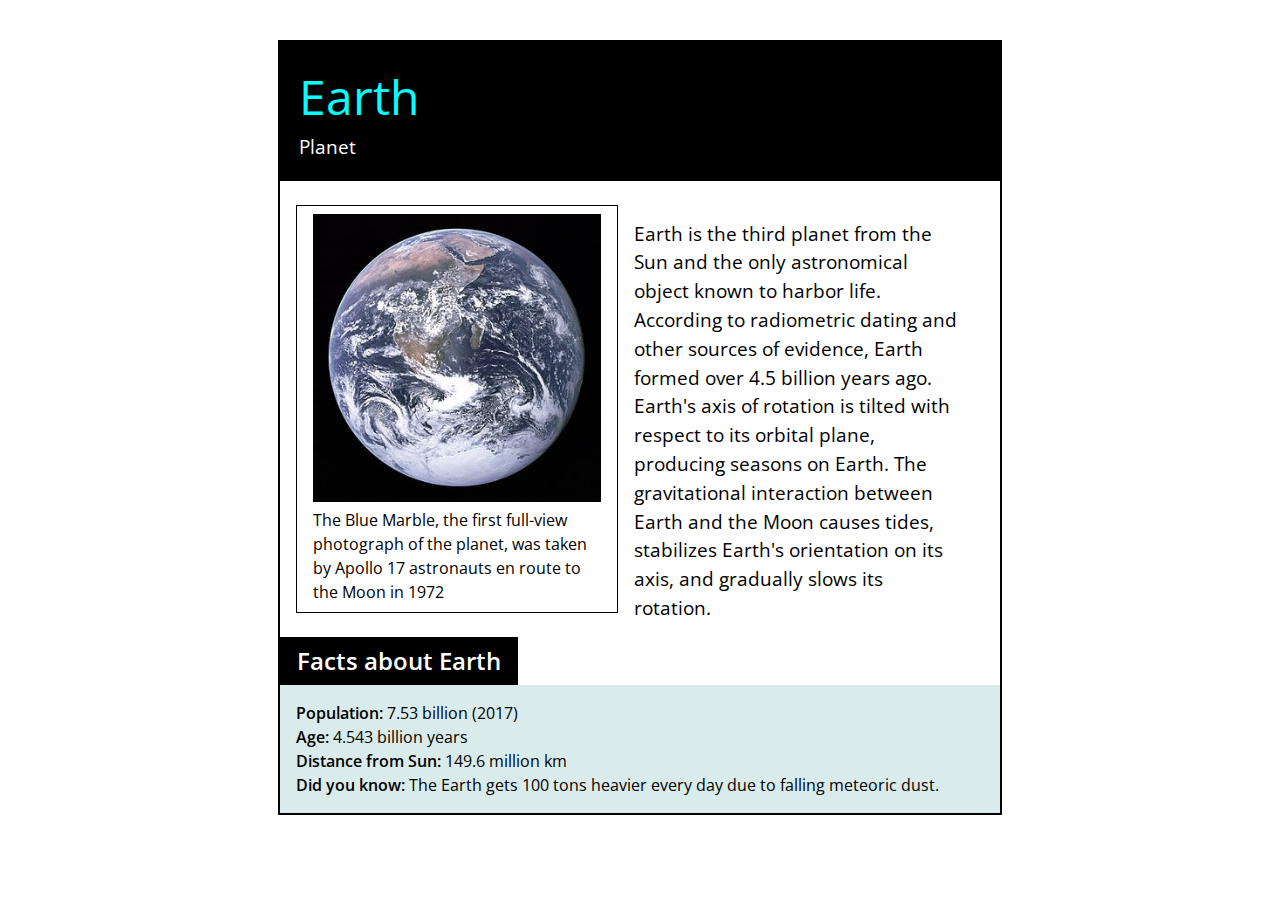
<file: 03 November 2019/01_Earth/Solution/index.html>
<!DOCTYPE html>
<html lang="en">

<head>
    <meta charset="UTF-8">
    <meta name="viewport" content="width=device-width, initial-scale=1.0">
    <title>Task 1 14:05</title>
    <link rel="stylesheet" href="https://cdnjs.cloudflare.com/ajax/libs/font-awesome/5.12.1/css/all.min.css">
    <link rel="stylesheet" href="./styles.css">
</head>

<body>
    <site>
        <article class="planet">
            <header class="top-title">
                <h2>Earth</h2>
                <p>Planet</p>
            </header>
            <section class="info">
                <div class="pl-card">
                    <media>
                        <img src="../Requirements-and-Resources/Earth.jpg" alt="earth_pic">
                    </media>
                    <p>The Blue Marble, the first full-view photograph of the planet, was taken by Apollo 17 astronauts en route to the Moon in 1972</p>
                </div>
                <p class="desc">Earth is the third planet from the Sun and the only astronomical object known to harbor life. According to radiometric dating and other sources of evidence, Earth formed over 4.5 billion years ago. Earth's axis of rotation is tilted with respect to its orbital plane, producing seasons on Earth. The gravitational interaction between Earth and the Moon causes tides, stabilizes Earth's orientation on its axis, and gradually slows its rotation.</p>
            </section>
            
            <header class="bottom-title">
                <p>Facts about Earth</p>
            </header>
            <ul class="facts">
                <li><span>Population:</span> 7.53 billion (2017)</li>
                <li><span>Age:</span> 4.543 billion years</li>
                <li><span>Distance from Sun:</span> 149.6 million km</li>
                <li><span>Did you know:</span> The Earth gets 100 tons heavier every day due to falling meteoric dust.</li>
            </ul>
        </article>
    </site>
</body>
</html>
</file>
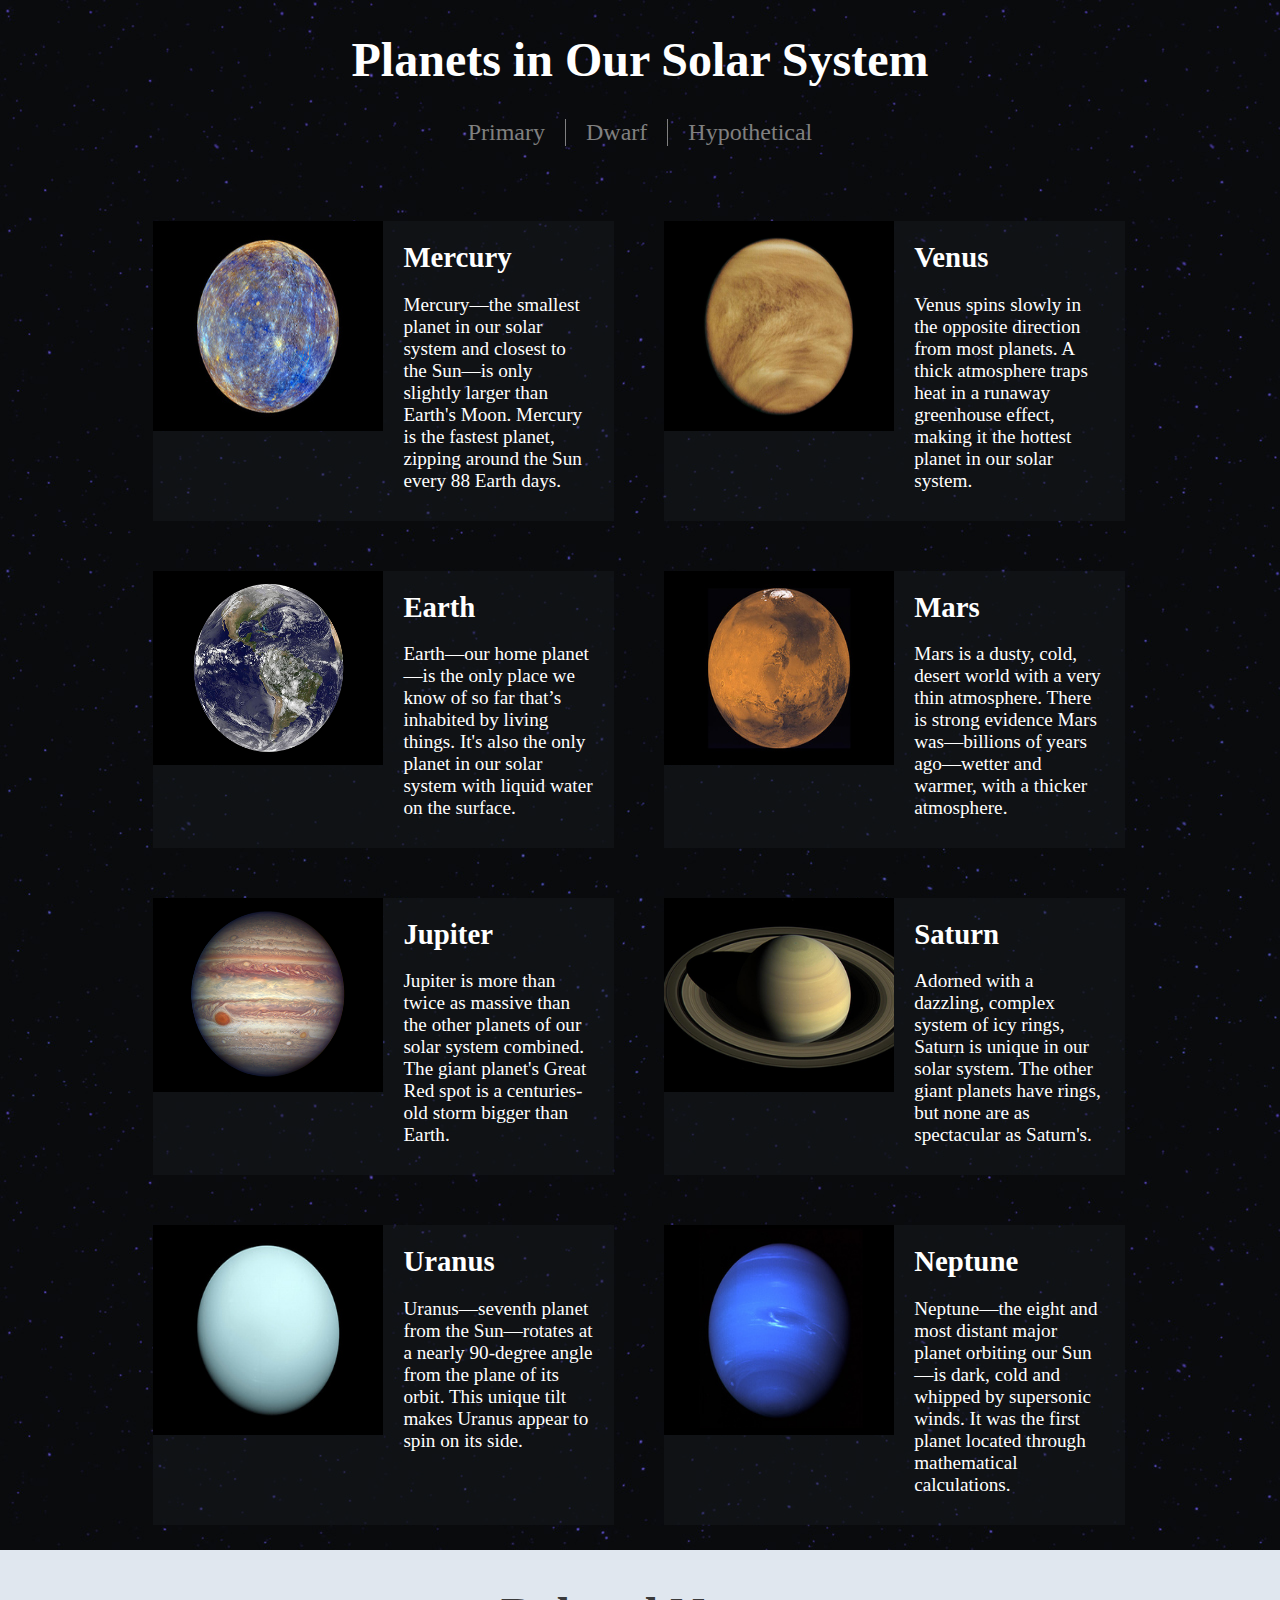
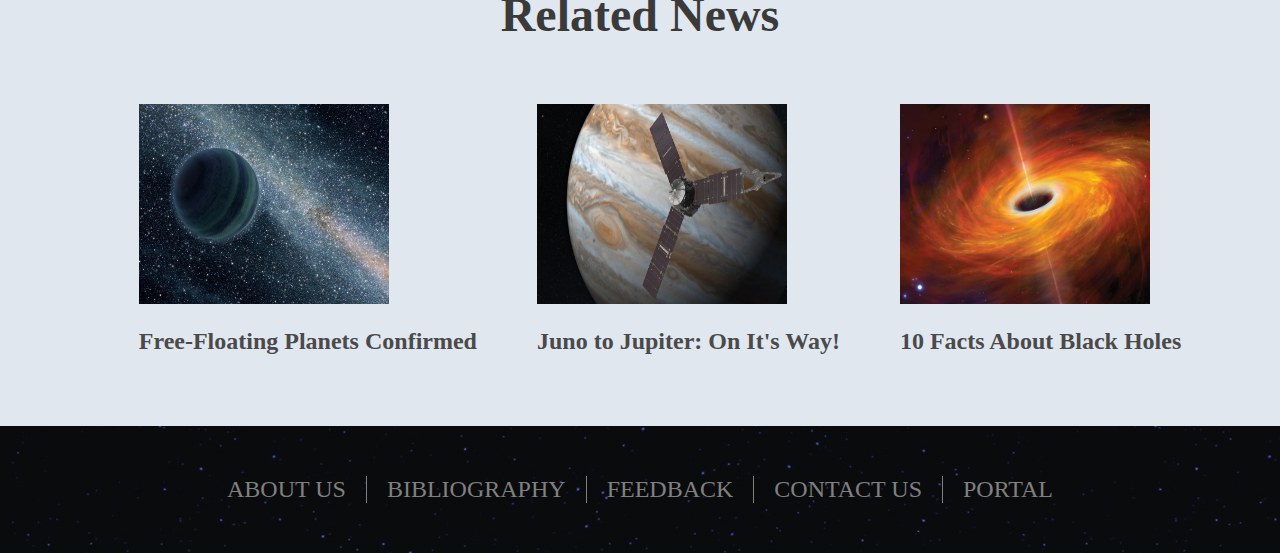
<file: 03 November 2019/02_Planets/Solution/index.html>
<!DOCTYPE html>
<html lang="en">
<head>
    <meta charset="UTF-8">
    <meta name="viewport" content="width=device-width, initial-scale=1.0">
    <meta http-equiv="X-UA-Compatible" content="ie=edge">
    <link rel="stylesheet" href="styles.css">
    <link rel="stylesheet" href="responsive.css">
    <title>Planets</title>
</head>
<body>
    <div class="primary">
    <header>
        <h1>Planets in Our Solar System</h1>
        <nav>
            <a href="#">Primary</a>
            <a href="#">Dwarf</a>
            <a href="#">Hypothetical</a>
         </nav>
    </header>
    <main>
        <div class="pair">
            <div class="planet" href="#">
            <img src="..\Media\mercury.png">
            <div class="planet_info">
                <h3>Mercury</h3>
                <p>Mercury—the smallest planet in our solar system and closest to the Sun—is only slightly larger than Earth's Moon. Mercury is the fastest planet, zipping around the Sun every 88 Earth days.</p>
            </div>
            </div>
            <div class="planet" href="#">
                <img src="..\Media\venus.png">
                <div class="planet_info">
                    <h3>Venus</h3>
                    <p>Venus spins slowly in the opposite direction from most planets. A thick atmosphere traps heat in a runaway greenhouse effect, making it the hottest planet in our solar system.</p>
                </div>
            </div>
        </div>
        <div class="pair">
             <div class="planet" href="#">
                <img src="..\Media\earth.jpg">
                <div class="planet_info">
                    <h3>Earth</h3>
                    <p>Earth—our home planet—is the only place we know of so far that’s inhabited by living things. It's also the only planet in our solar system with liquid water on the surface.</p>
                </div>
        </div>
            <div class="planet" href="#">
                <img src="..\Media\mars.jpg">
                <div class="planet_info">
                    <h3>Mars</h3>
                    <p>Mars is a dusty, cold, desert world with a very thin atmosphere. There is strong evidence Mars was—billions of years ago—wetter and warmer, with a thicker atmosphere.</p>
                </div>
            </div>
        </div>
        <div class="pair">
                <div class="planet" href="#">
                   <img src="..\Media\jupiter.png">
                   <div class="planet_info">
                       <h3>Jupiter</h3>
                       <p>Jupiter is more than twice as massive than the other planets of our solar system combined. The giant planet's Great Red spot is a centuries-old storm bigger than Earth.</p>
                   </div>
           </div>
               <div class="planet" href="#">
                   <img src="..\Media\saturn.jpg">
                   <div class="planet_info">
                       <h3>Saturn</h3>
                       <p>Adorned with a dazzling, complex system of icy rings, Saturn is unique in our solar system. The other giant planets have rings, but none are as spectacular as Saturn's.</p>
                   </div>
               </div>
           </div>
           <div class="pair">
                <div class="planet" href="#">
                   <img src="..\Media\uranus.jpg">
                   <div class="planet_info">
                       <h3>Uranus</h3>
                       <p>Uranus—seventh planet from the Sun—rotates at a nearly 90-degree angle from the plane of its orbit. This unique tilt makes Uranus appear to spin on its side.</p>
                   </div>
           </div>
               <div class="planet" href="#">
                   <img src="..\Media\neptune.jpg">
                   <div class="planet_info">
                       <h3>Neptune</h3>
                       <p>Neptune—the eight and most distant major planet orbiting our Sun—is dark, cold and whipped by supersonic winds. It was the first planet located through mathematical calculations.</p>
                   </div>
               </div>
           </div>
    </main>
    <section class="news">
        <h1>Related News</h1>
            <ul>
                <li>
                    <span class="link">
                        <img src="..\Media\free_planet.jpg">
                    </span>
                    <h2>Free-Floating Planets Confirmed</h2>
                </li>
                <li>
                    <span class="link">
                        <img src="..\Media\juno.jpg" alt="">
                    </span>
                    <h2>Juno to Jupiter: On It's Way!</h2>
                </li>
                <li>
                    <span class="link">
                        <img src="..\Media\black_hole.jpg" alt="">
                    </span> 
                    <h2>10 Facts About Black Holes</h2>
                </li>
            </ul>
    </section>
    
    <footer>
            <nav>
                <a href="#">ABOUT US</a>
                <a href="#">BIBLIOGRAPHY</a>
                <a href="#">FEEDBACK</a>
                <a href="#">CONTACT US</a>
                <a href="#">PORTAL</a>
             </nav>
    </footer>
    </div>
</body>
</html>
</file>
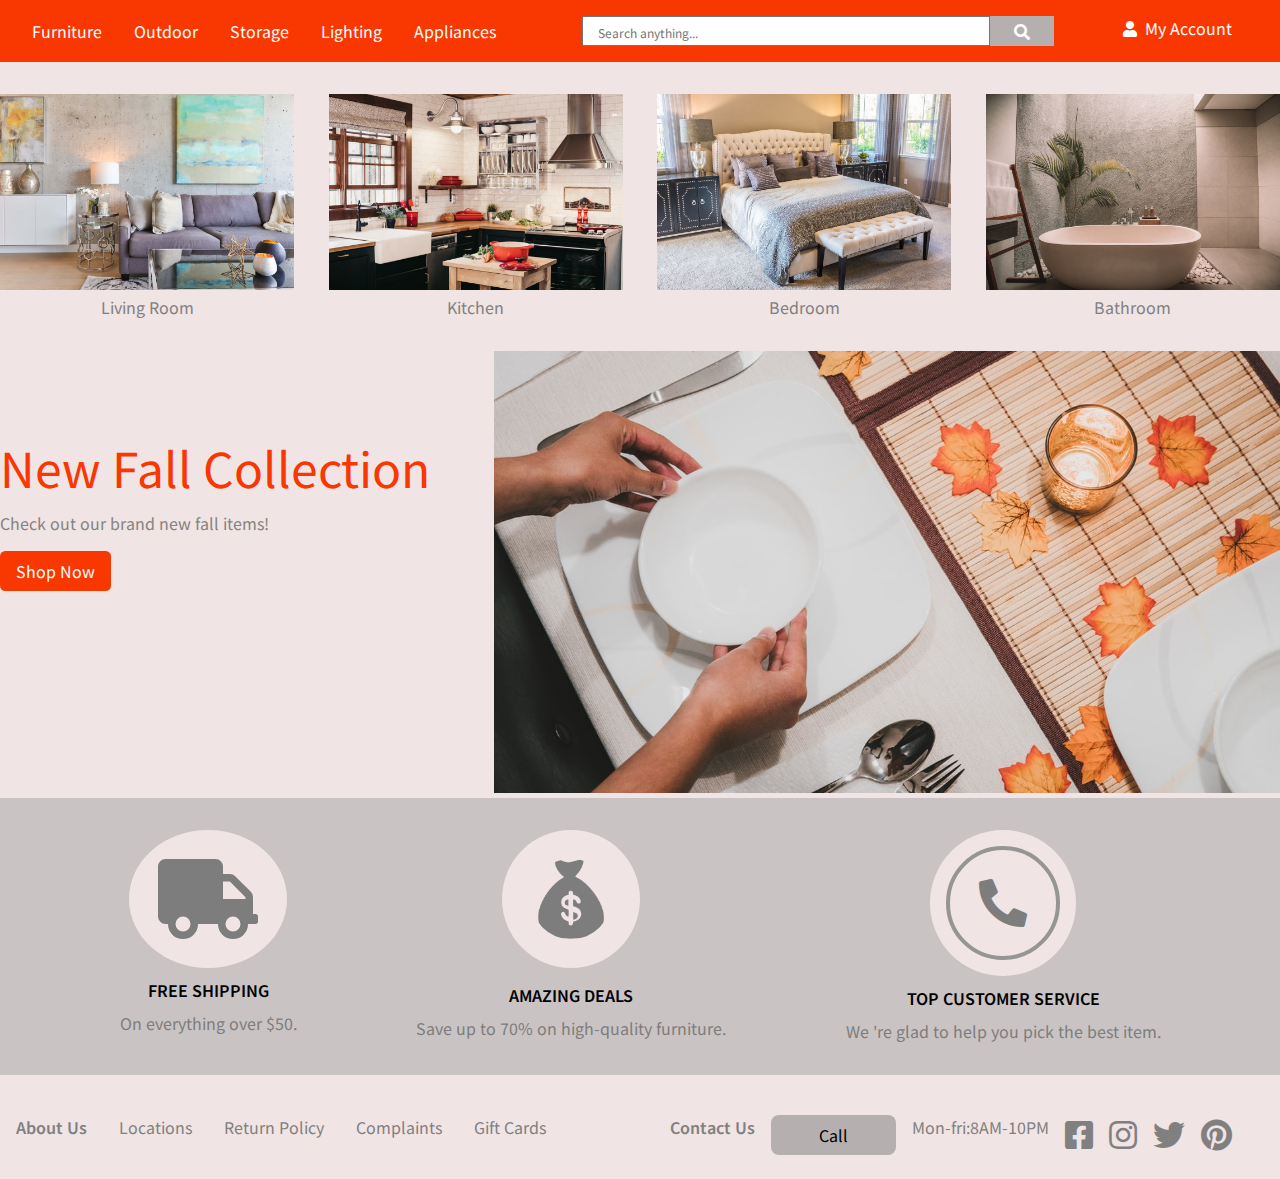
<file: 03 November 2019/03_FurnitureStore/Solution/index.html>
<!DOCTYPE html>
<html lang="en">

<head>
    <meta charset="UTF-8">
    <meta name="viewport" content="width=device-width, initial-scale=1.0">
    <title>Task 3 16:00</title>
    <link rel="stylesheet" href="https://cdnjs.cloudflare.com/ajax/libs/font-awesome/5.12.1/css/all.min.css">
    <link rel="stylesheet" href="./styles.css">
</head>

<body>
    <site>
        <header class="site-nav">
            <ul class="nav">
                <li>Furniture</li>
                <li>Outdoor</li>
                <li>Storage</li>
                <li>Lighting</li>
                <li>Appliances</li>
            </ul>
            <form class="search">
                <input type="text" placeholder="Search anything...">
                <button><i class="fas fa-search"></i></button>
            </form>
            <p class="user-panel"><i class="fas fa-user"></i>&nbsp; My Account</p>
        </header>

        <main class="main-width">
            <section class="gallery">
                <ul>
                    <li>
                        <img src="./Media/liv-room.jpg" alt="liv_room_pic">
                        <p>Living Room</p>
                    </li>
                    <li>
                        <img src="./Media/kitchen.jpg" alt="kitchen_pic">
                        <p>Kitchen</p>
                    </li>
                    <li>
                        <img src="./Media/bedroom.jpg" alt="bedroom_pic">
                        <p>Bedroom</p>
                    </li>
                    <li>
                        <img src="./Media/bathroom.jpg" alt="bathroom_pic">
                        <p>Bathroom</p>
                    </li>
                </ul>
            </section>

            <section class="comerse">
                <div class="desc">
                    <h3>New Fall Collection</h3>
                    <p class="small-text">Check out our brand new fall items!</p>
                    <button class="prim">Shop Now</button>
                </div>
                <media>
                    <img src="./Media/fall-collection.jpg" alt="comersial_img">
                </media>
            </section>

            <section class="features">
                <ul>
                    <li>
                        <i class="fas fa-truck"></i>
                        <h4>Free Shipping</h4>
                        <p>On everything over $50.</p>
                    </li>
                    <li>
                        <img src="./Media/amazing-deals.png" alt="money_bag_pic">
                        <h4>Amazing deals</h4>
                        <p>Save up to 70% on high-quality furniture.</p>
                    </li>
                    <li>
                        <i class="fas fa-phone-alt"></i>
                        <h4>Top Customer Service</h4>
                        <p>We 're glad to help you pick the best item.</p>
                    </li>
                </ul>
            </section>
        </main>
        <footer>
            <div class="main-width">
                <ul class="footer-nav">
                    <li class="active">About Us</li>
                    <li>Locations</li>
                    <li>Return Policy</li>
                    <li>Complaints</li>
                    <li>Gift Cards</li>
                </ul>

                <div class="contacts">
                    <ul>
                        <li class="active">Contact Us</li>
                        <li><button>Call</button></li>
                        <li>Mon-fri:8AM-10PM</li>
                        <li>
                            <ul class="social">
                                <li><a href="#"><i class="fab fa-facebook-square"></i></a></li>
                                <li><a href="#"><i class="fab fa-instagram"></i></a></li>
                                <li><a href="#"><i class="fab fa-twitter"></i></a></li>
                                <li><a href="#"><i class="fab fa-pinterest"></i></a></li>
                            </ul>
                        </li>
                    </ul>
                </div>
                
            </div>
        </footer>
    </site>
</body>

</html>
</file>
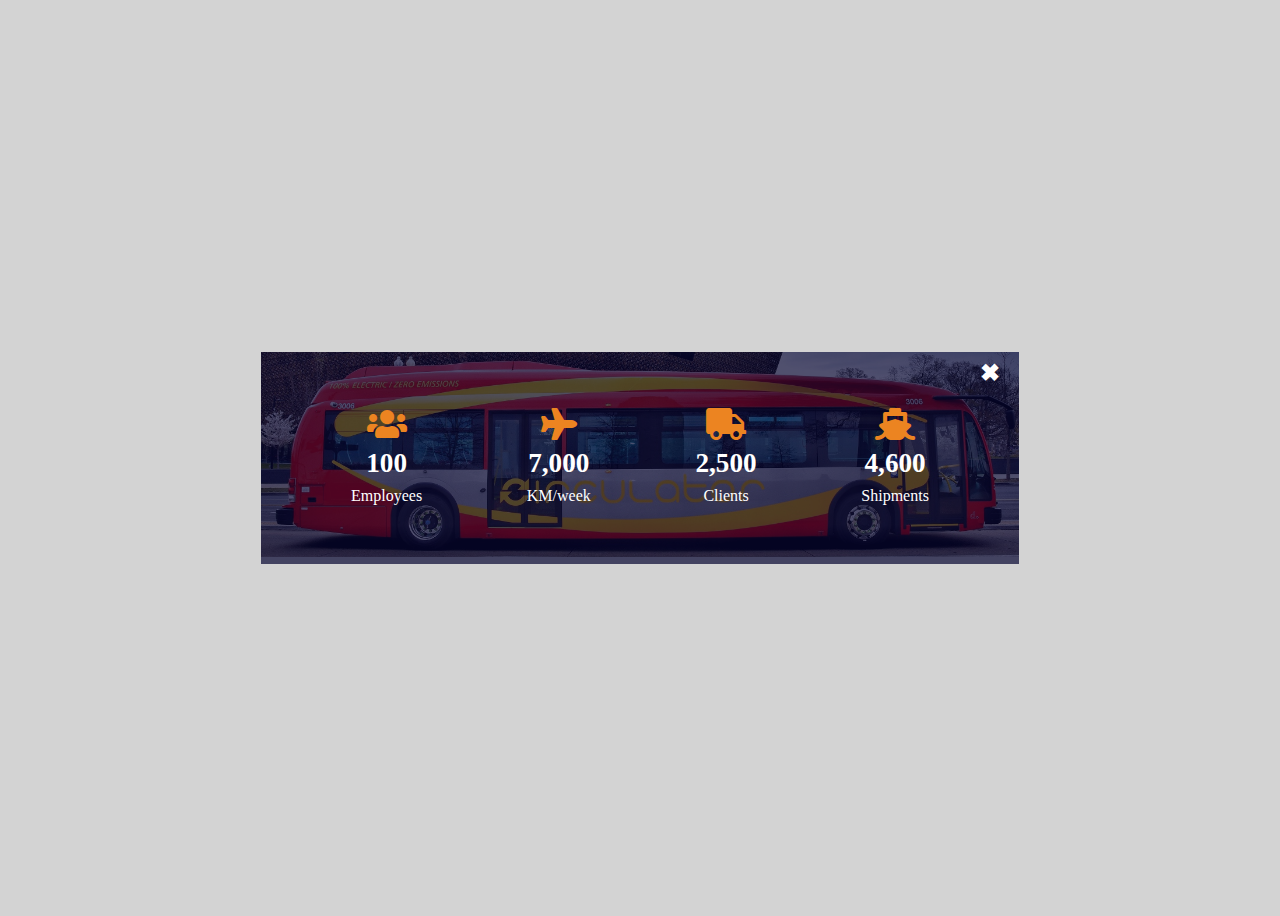
<file: 07 July 2019/E1_01_Statistic/Solution/index.html>
<!DOCTYPE html>
<html lang="en">

<head>
    <meta charset="UTF-8">
    <meta name="viewport" content="width=device-width, initial-scale=1.0">
    <title>Task1</title>
    <link rel="stylesheet" href="./styles.css">
    <link rel="stylesheet" href="https://cdnjs.cloudflare.com/ajax/libs/font-awesome/5.12.1/css/all.min.css">
</head>

<body>
    <!-- &#10006; -->
    <site>
        <section class="site-info">
            <media > 
                <img src="./images/image.jpg" alt="bus_img">
            </media>
            <ul class="options">
                <li><i class="fas fa-users"></i>
                    <p>100</p>
                    <p>Employees</p>
                </li>
                <li><i class="fas fa-plane"></i>
                    <p>7,000</p>
                    <p>KM/week</p>
                </li>
                <li>
                    <i class="fas fa-truck"></i>
                    <p>2,500</p>
                    <p>Clients</p>
                </li>
                <li>
                    <i class="fas fa-ship"></i>
                    <p>4,600</p>
                    <p>Shipments</p>
                </li>
            </ul>
        </section>






    </site>
</body>

</html>
</file>
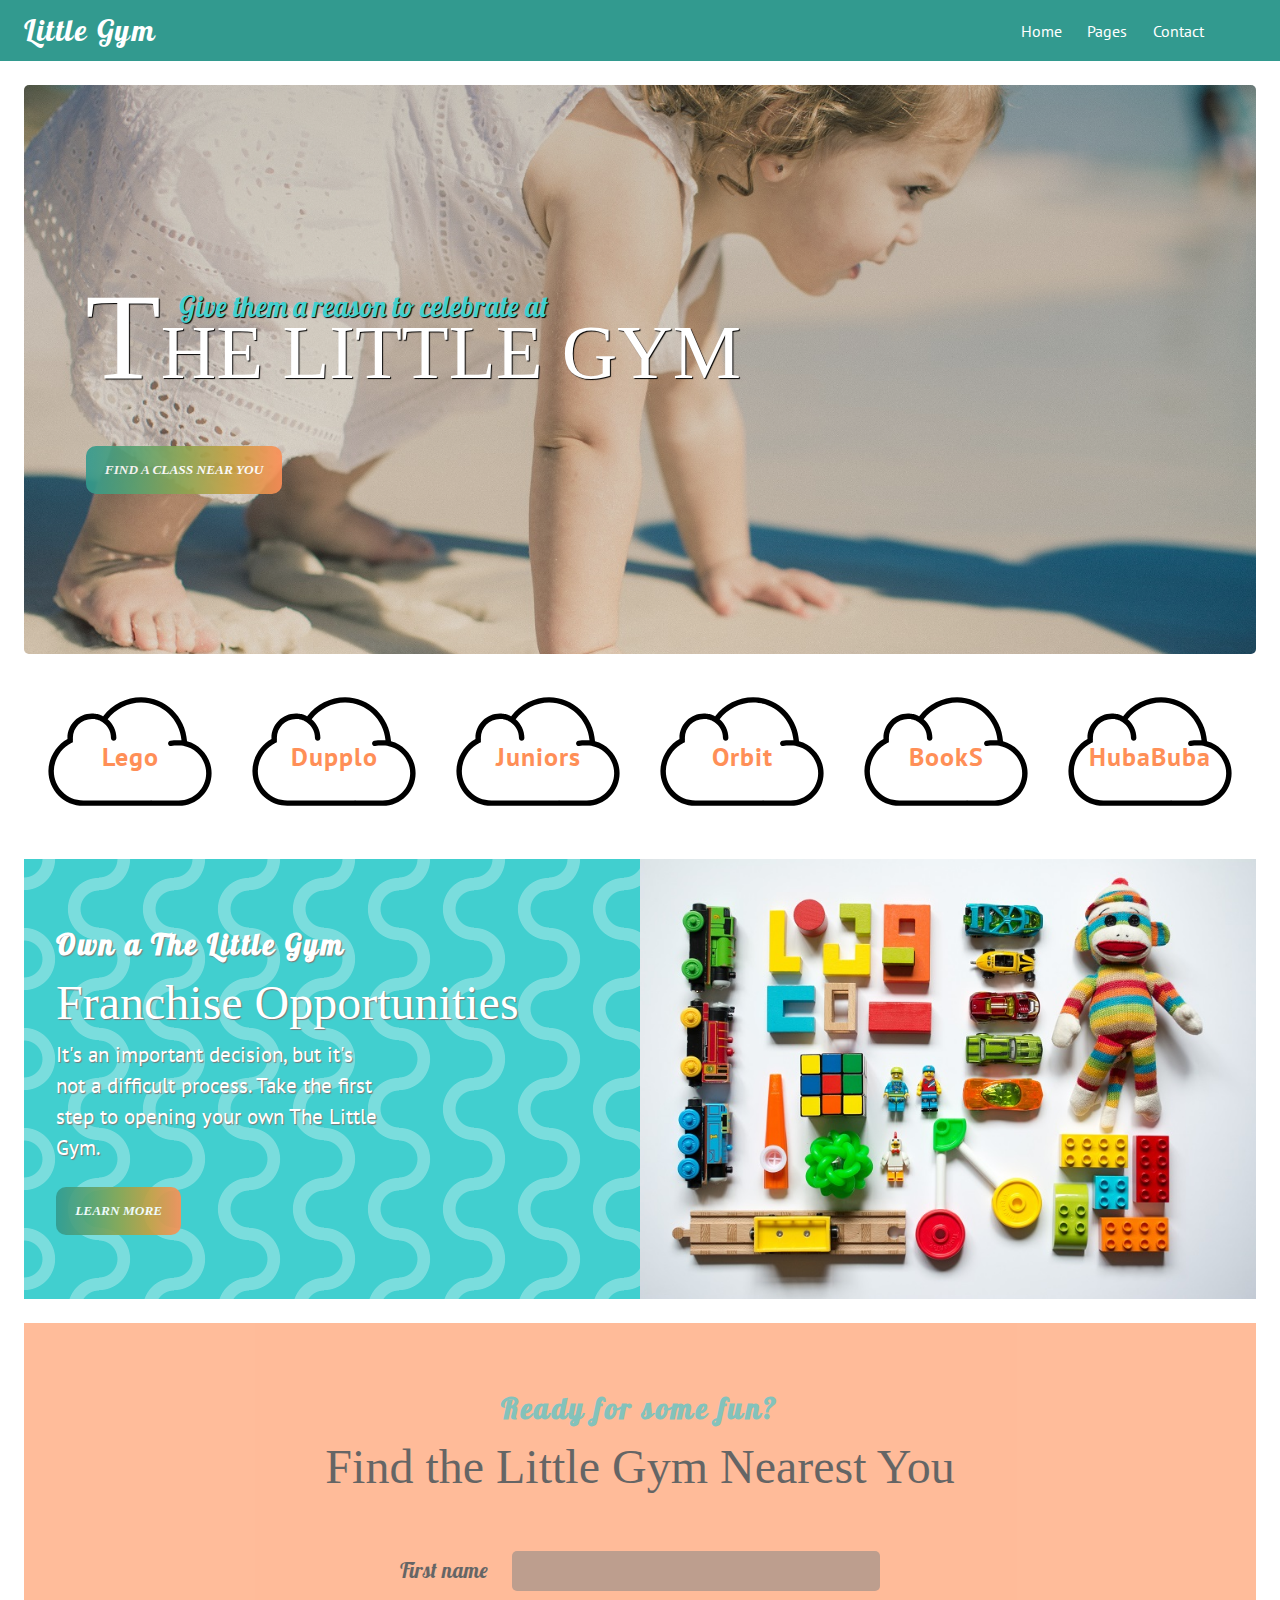
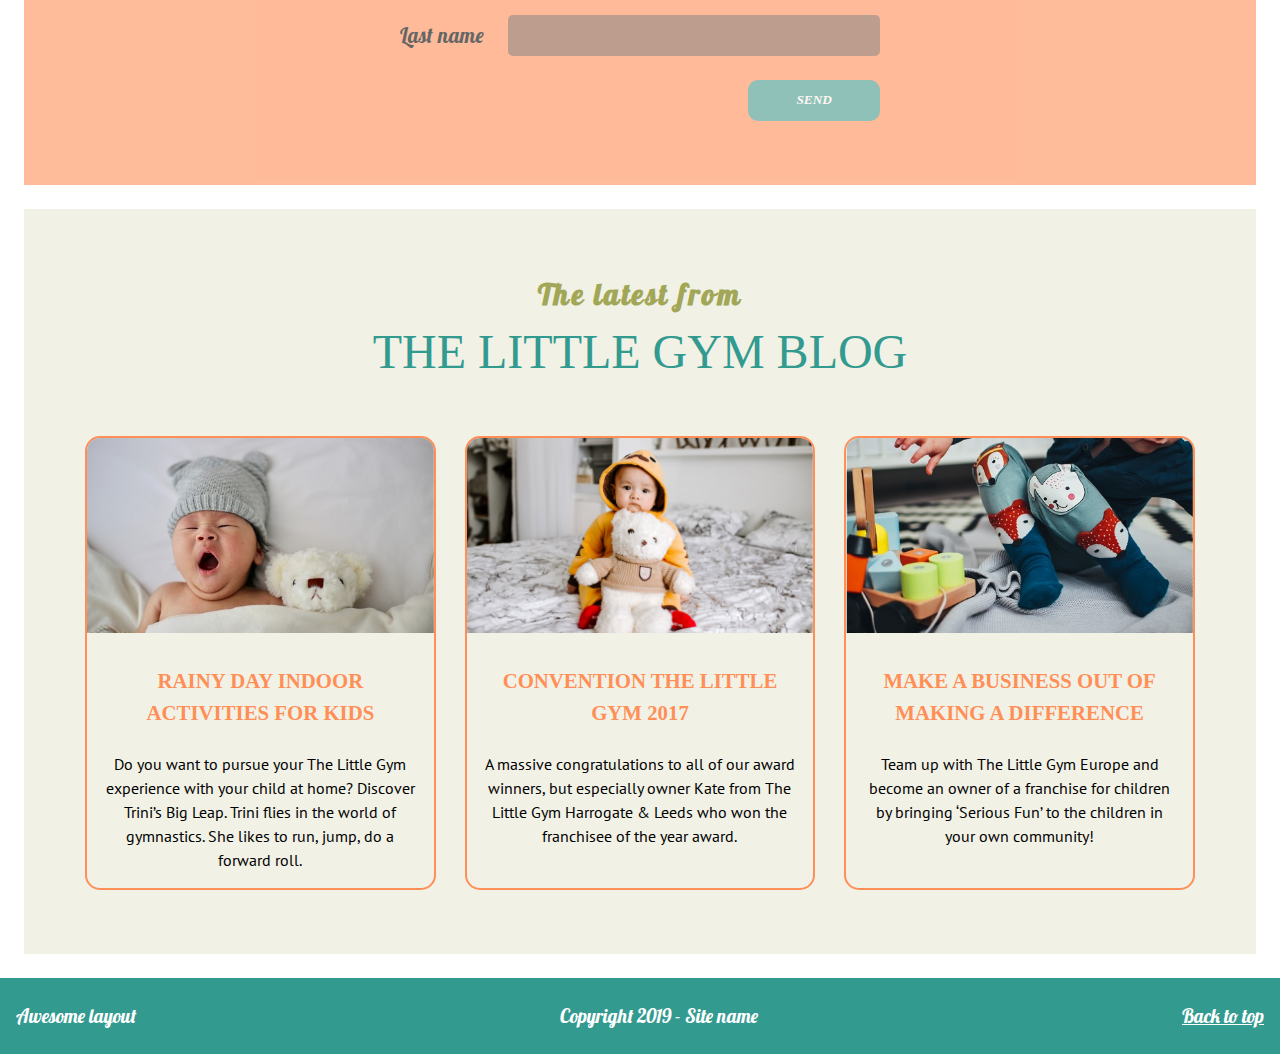
<file: 07 July 2019/E1_02_Little_Gym/Solution/index.html>
<!DOCTYPE html>
<html lang="en">

<head>
    <link rel="stylesheet" href="style.css">
    <link rel="stylesheet" href="responsive.css">
    <link rel="stylesheet" href="https://use.fontawesome.com/releases/v5.6.3/css/all.css" integrity="sha384-UHRtZLI+pbxtHCWp1t77Bi1L4ZtiqrqD80Kn4Z8NTSRyMA2Fd33n5dQ8lWUE00s/" crossorigin="anonymous">
    <meta charset="UTF-8">
    <meta name="viewport" content="width=device-width, initial-scale=1.0">
    <meta http-equiv="X-UA-Compatible" content="ie=edge">
    <title>Little Gym</title>
</head>

<body>    
    <header class="site-header">
        <p class="site-header-logo">Little Gym</p>
        <nav class="site-navigation">
            <ul>
                <li><a href="#">Home</a></li>
                <li><a href="#">Pages</a></li>             
                <li><a href="#">Contact</a></li>                
            </ul>
        </nav>    
        <div class="hamburger-menu">          
    </header>
    <main class="site-main">
       <section class="entry-header">
           <div class="entry-header-container">
                <p class="entry-header-description">Give them a reason to celebrate at</p>
                <h1 class="entry-header-title">THE LITTLE GYM</h1>    
                <button class="button button-primary">Find a class near you</button>            
           </div>
       </section>
       <section class="site-logos">
            <div class="site-logos-container">
                <div class="site-logo"><img src="./images/cloud.svg" alt=""><span>Lego</span></div>
                <div class="site-logo"><img src="./images/cloud.svg" alt=""><span>Dupplo</span></div>
                <div class="site-logo"><img src="./images/cloud.svg" alt=""><span>Juniors</span></div>
                <div class="site-logo"><img src="./images/cloud.svg" alt=""><span>Orbit</span></div>
                <div class="site-logo"><img src="./images/cloud.svg" alt=""><span>BookS</span></div>
                <div class="site-logo"><img src="./images/cloud.svg" alt=""><span>HubaBuba</span></div>
            </div>
        </section>
        <section class="entry-content">
            <div class="site-information">
                <section class="site-information-text">
                    <h5 class="entry-subtitle">Own a The Little Gym</h5>
                    <h2 class="entry-title">Franchise Opportunities</h2>
                    <p class="entry-description">It's an important decision, but it's not a difficult process. Take the first step to opening your own The Little Gym.</p>
                    <button class="button button-primary">Learn more</button>
                </section>
                <section class="site-information-image"></section>
            </div>
            <div class="site-form">
                <section class="site-form-container">
                    <h5 class="entry-subtitle">Ready for some fun?</h5>
                    <h2 class="entry-title">Find the Little Gym Nearest You</h2>
                    <form action="#">
                        <p>
                            <label for="first-name">First name</label>
                            <input type="text" id="first-name">
                        </p>
                        <p>
                            <label for="last-name">Last name</label>
                            <input type="text" id="last-name">
                        </p>
                        <button class="button button-primary">Send</button>
                    </form>  
                </section>
                <section class="site-information-image"></section>
            </div>           
        </section>
        <section class="site-blog">
            <div class="site-blog-container">
                <h5 class="entry-subtitle">The latest from</h5>
                <h2 class="entry-title">THE LITTLE GYM BLOG</h2>
                <section class="site-posts">
                    <div class="site-post">
                        <div class="image">
                            <img src="../Solution/images/baby-image.jpg" alt="baby image">
                        </div>
                        <h2><a href="#">Rainy Day Indoor Activities for Kids</a></h2>
                        <p>Do you want to pursue your The Little Gym experience with your child at home? Discover Trini’s Big Leap. Trini flies in the world of gymnastics. She likes to run, jump, do a forward roll.</p>
                    </div>
                    <div class="site-post">
                        <div class="image">
                            <img src="../Solution/images/child-picture.jpg" alt="child image">
                        </div>
                        <h2><a href="#">Convention The Little Gym 2017</a></h2>
                        <p>A massive congratulations to all of our award winners, but especially owner Kate from The Little Gym Harrogate & Leeds who won the franchisee of the year award.</p>
                    </div>
                    <div class="site-post">
                        <div class="image">
                            <img src="../Solution/images/child-play.jpg" alt="child play image">
                        </div>                        
                        <h2><a href="#">Make a business out of making a difference</a></h2>
                        <p>Team up with The Little Gym Europe and become an owner of a franchise for children by bringing ‘Serious Fun’ to the children in your own community!</p>
                    </div>
                </section>
            </div>
        </section>
    </main>
    <footer class="site-footer">
        <p>Awesome layout</p>
        <p>Copyright 2019 - Site name</p>
        <a href="#">Back to top</a>
    </footer>
</body>
</html>
</file>
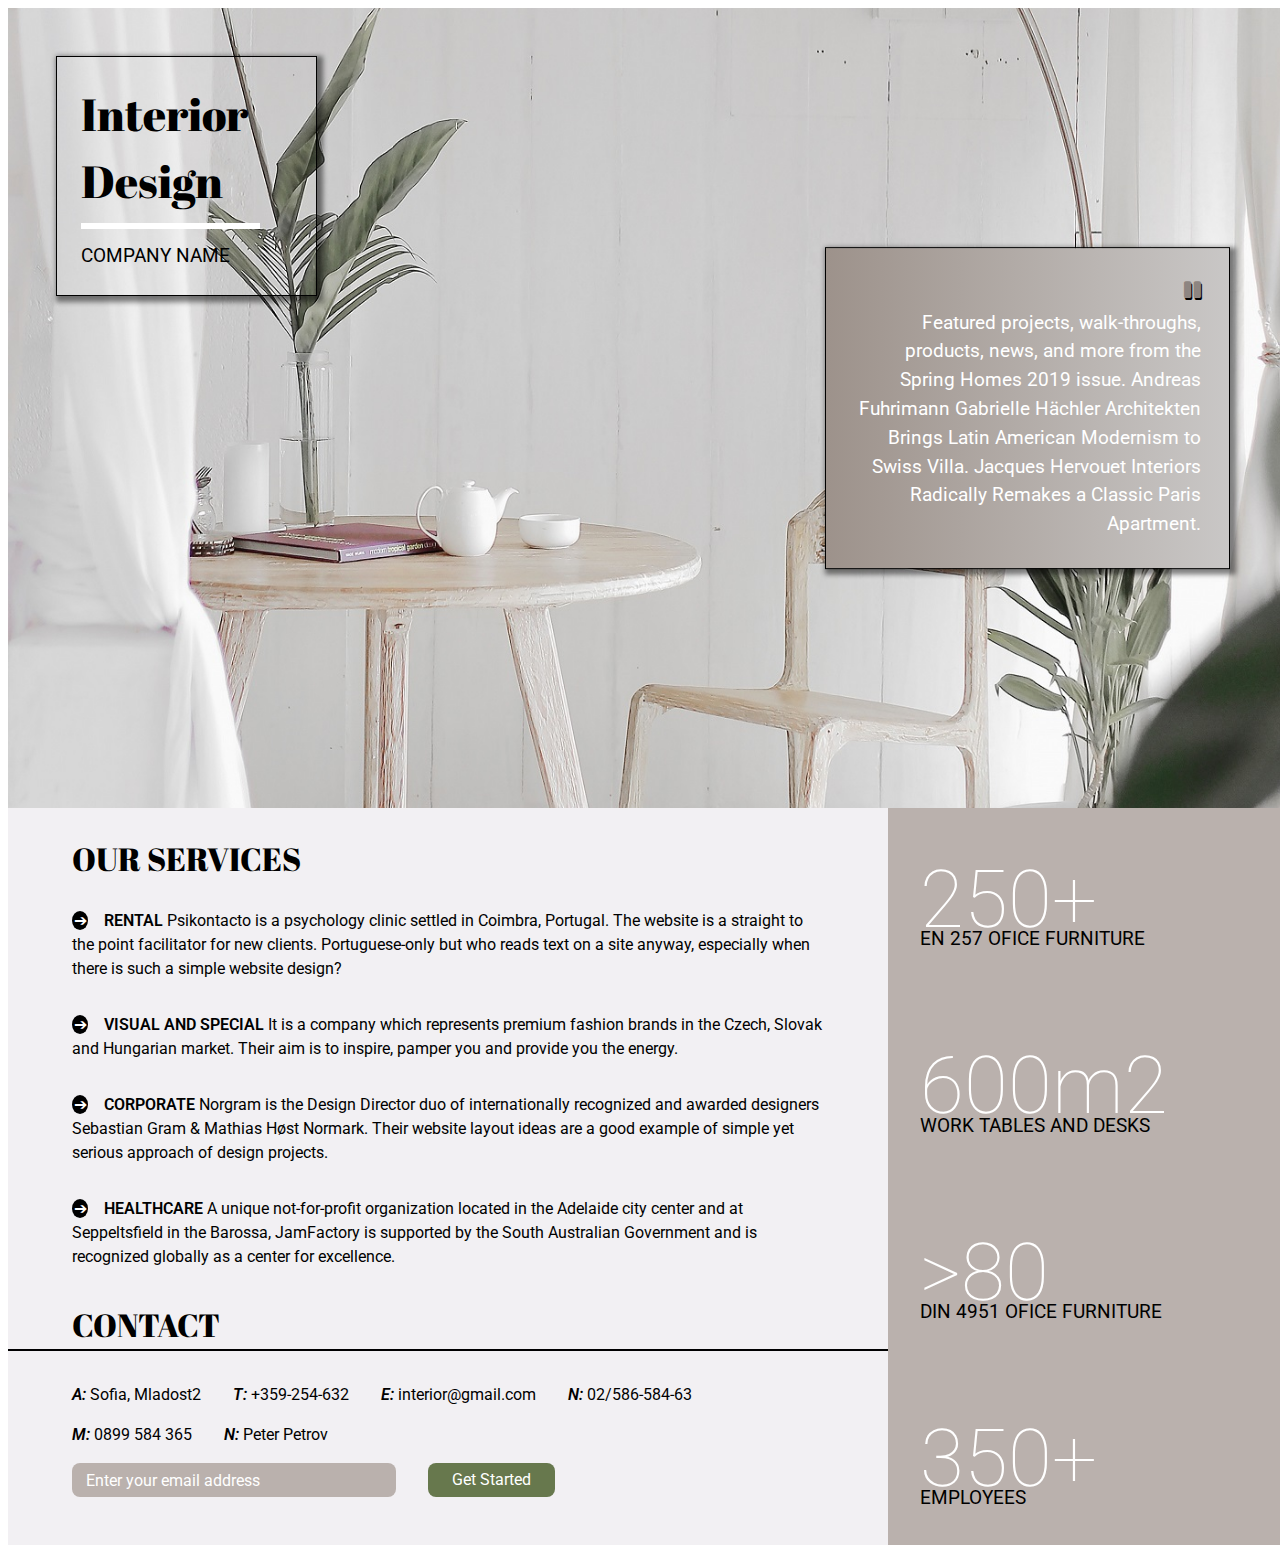
<file: 07 July 2019/E1_03_Interior_Design/Solution/index.html>
<!DOCTYPE html>
<html lang="en">

<head>
    <meta charset="UTF-8">
    <meta name="viewport" content="width=device-width, initial-scale=1.0">
    <title>Task 3 Interior</title>
    <link rel="stylesheet" href="https://cdnjs.cloudflare.com/ajax/libs/font-awesome/5.12.1/css/all.min.css">
    <link rel="stylesheet" href="./styles.css">
</head>

<body>
    <site>
        <section class="img-box">
            <article class="top-left">
                <h1 class="abril">Interior Design</h1>
                <p>Company Name</p>
            </article>
            <article class="center-right">
                <p><i class="fas fa-pause"></i></p>
                <p>Featured projects, walk-throughs, products, news, and more from the Spring Homes 2019 issue. Andreas
                    Fuhrimann Gabrielle Hächler Architekten Brings Latin American Modernism to Swiss Villa. Jacques
                    Hervouet Interiors Radically Remakes a Classic Paris Apartment.</p>
            </article>
        </section>

        <main>
            <section class="info">
                <div class="services-info">
                    <h2>Our Services</h2>
                    <ul class="serv">
                        <li class="point">
                            <p><span class="point-line">Rental</span> Psikontacto is a psychology clinic settled in Coimbra, Portugal. The website is a straight to the point facilitator for new clients. Portuguese-only but who reads text on a site anyway, especially when there is such a simple website design?</p>
                        </li>
                        <li class="point">
                            <p><span class="point-line">Visual and special</span> It is a company which represents premium fashion brands in the Czech, Slovak and Hungarian market. Their aim is to inspire, pamper you and provide you the energy.</p>
                        </li>
                        <li class="point">
                            <p><span class="point-line">Corporate</span> Norgram is the Design Director duo of internationally recognized and awarded designers Sebastian Gram & Mathias Høst Normark. Their website layout ideas are a good example of simple yet serious approach of design projects.</p>
                        </li>
                        <li class="point">
                            <p><span class="point-line">Healthcare</span> A unique not-for-profit organization located in the Adelaide city center and at Seppeltsfield in the Barossa, JamFactory is supported by the South Australian Government and is recognized globally as a center for excellence.</p>
                        </li>
                    </ul>
                </div>
                <header class="contact">Contact</header>
                <div class="contacts">
                    <ul>
                        <li>A: Sofia, Mladost2</li>
                        <li>T: +359-254-632</li>
                        <li>E: interior@gmail.com</li>
                        <li>N: 02/586-584-63</li>
                        <li>M: 0899 584 365</li>
                        <li>N: Peter Petrov</li>
                    </ul>
                </div>           
                <form class="start-form">
                    <input type="email" placeholder="Enter your email address">
                    <button>Get Started</button>
                </form>
            </section>
            <section class="stats">
                <ul>
                    <li class="stat">
                        <h2>250+</h2>
                        <p>En 257 ofice furniture</h2>
                    </li>
                    <li class="stat">
                        <h2>600m2</h2>
                        <p>Work tables and desks</h2>
                    </li>
                    <li class="stat">
                        <h2>>80</h2>
                        <p>DIN 4951 Ofice furniture</h2>
                    </li>
                    <li class="stat">
                        <h2>350+</h2>
                        <p>Employees</h2>
                    </li>
                </ul>
            </section>
        </main>
    </site>
</body>
</html>
</file>
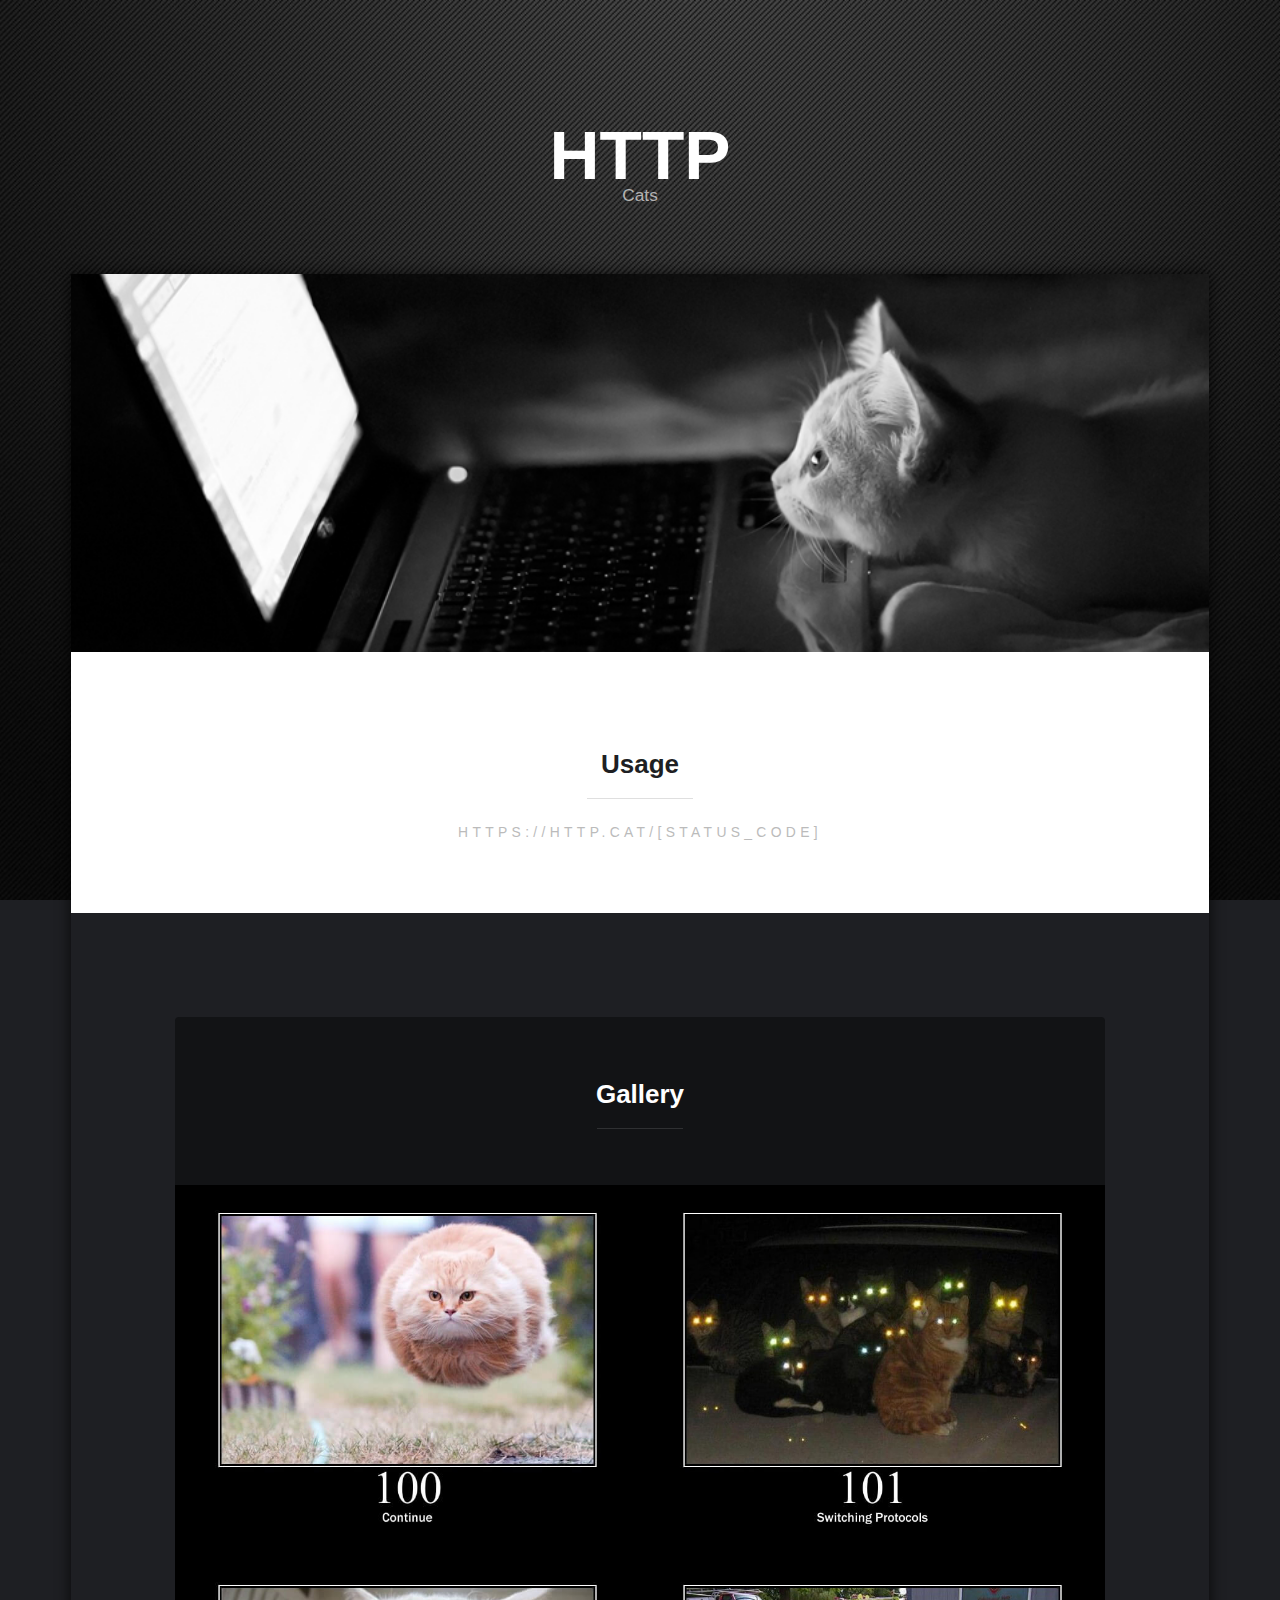
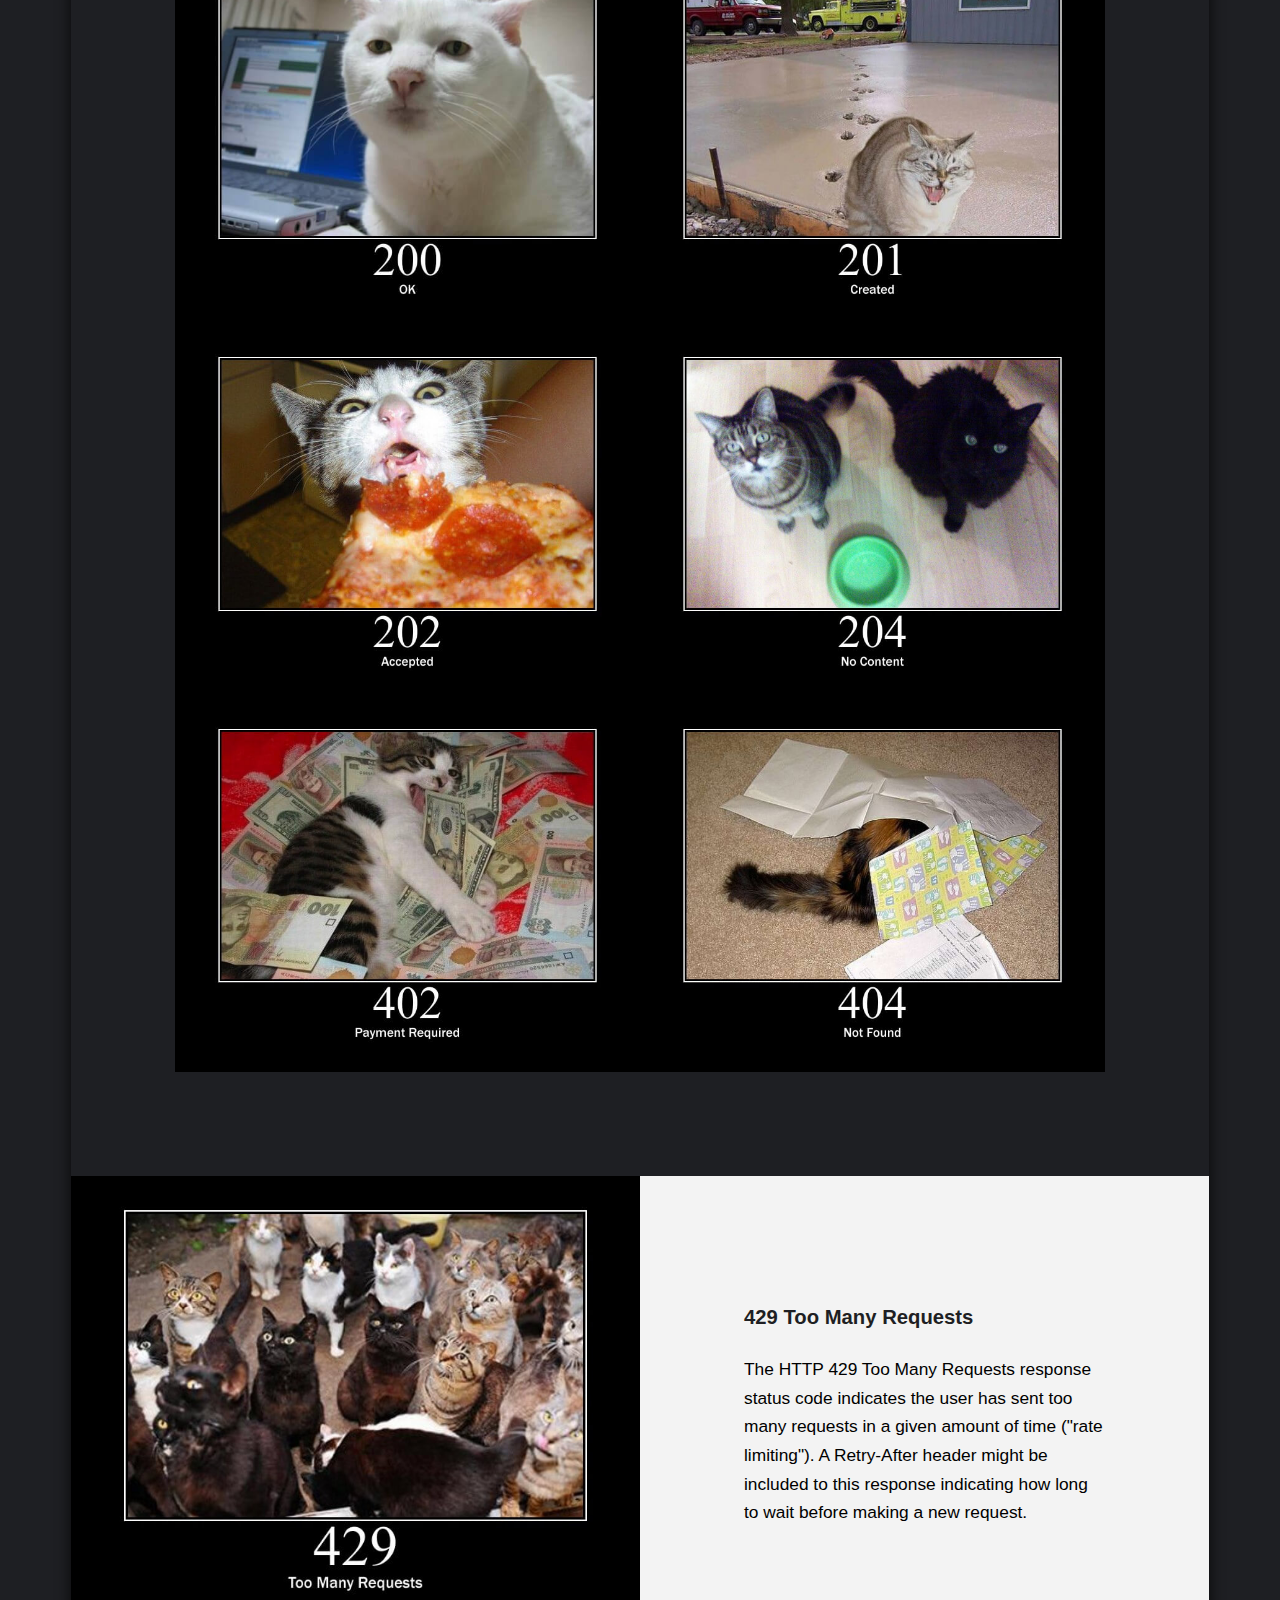
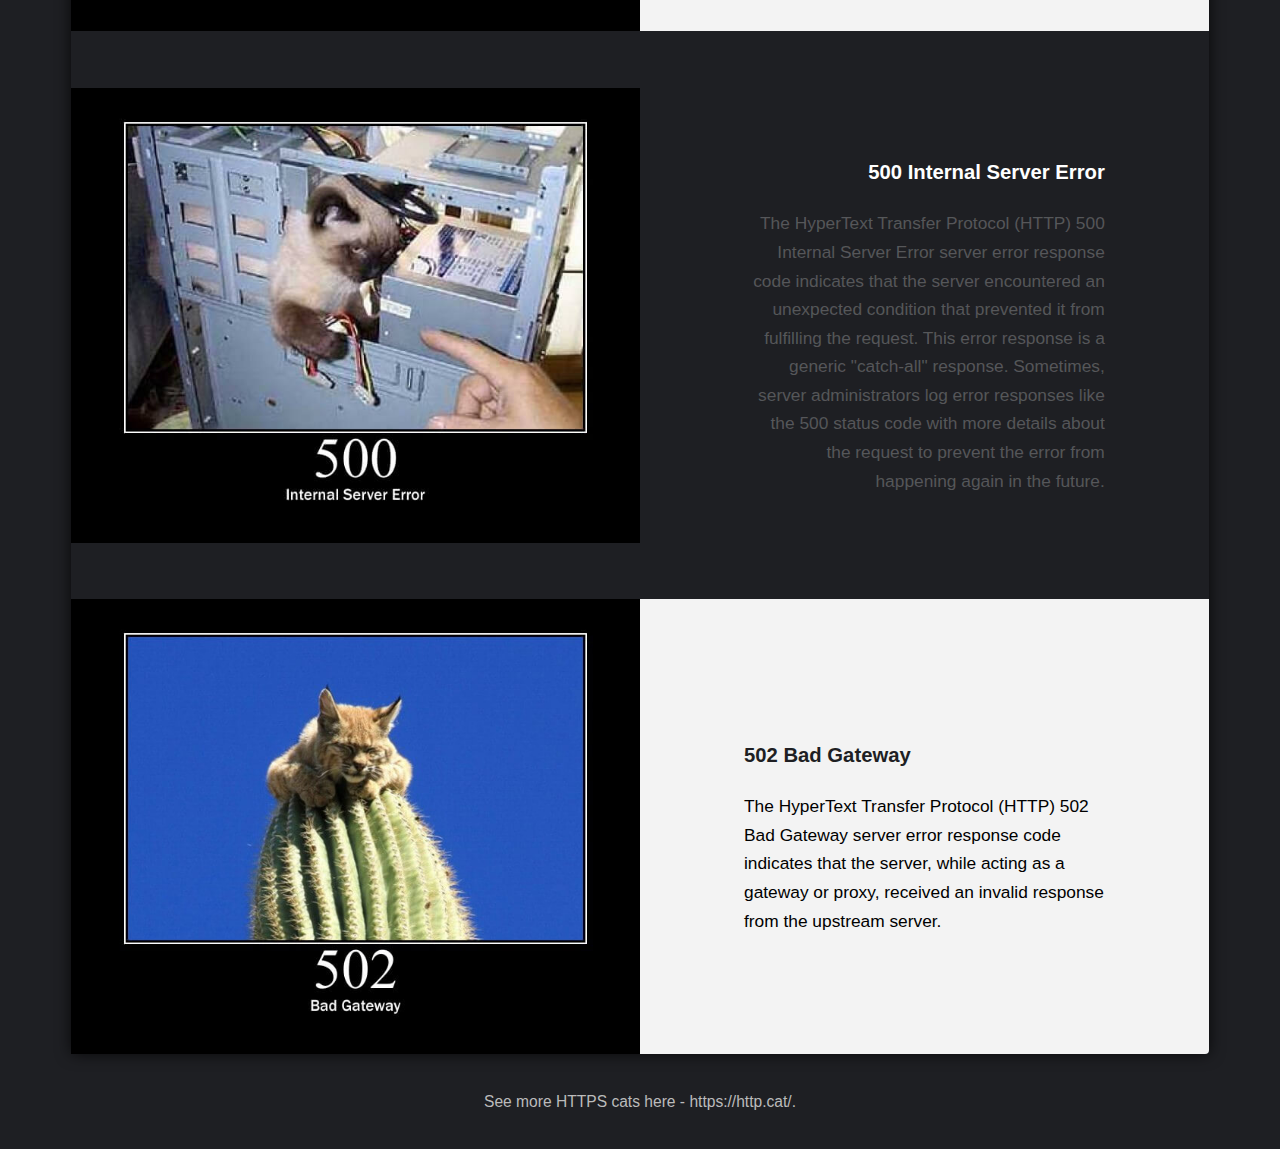
<file: 13 August 2019/02_HTTP-Cats/Solution/index.html>
<!DOCTYPE HTML>
<html>

<head>
    <meta charset="utf-8" />
    <title>HTTP Cats</title>
    <meta name="viewport" content="width=device-width, initial-scale=1.0">
    <link rel="stylesheet" href="style.css">
    <link rel="stylesheet" href="responsive.css">
</head>

<body>
    <header>
        <div class="logo">
            <a href="#">HTTP <span> Cats</span></a>
        </div>
    </header>

    <main>
        <section class="inner">
            <section class="wrapper style1">
                <img src="images/cover.png" />
                <header class="special">
                    <h2>Usage</h2>
                    <p>https://http.cat/[status_code]</p>
                </header>
            </section>

            <section class="wrapper style2">
                <header>
                    <h2>Gallery</h2>
                </header>
                <div class="content">
                    <section class="gallery">
                        <div>
                            <img src="images/100.jpg" />
                        </div>
                        <div>
                            <img src="images/101.jpg" />
                        </div>
                        <div>
                            <img src="images/200.jpg" />
                        </div>
                        <div>
                            <img src="images/201.jpg" />
                        </div>
                        <div>
                            <img src="images/202.jpg" />
                        </div>
                        <div>
                            <img src="images/204.jpg" />
                        </div>
                        <div>
                            <img src="images/402.jpg" />
                        </div>
                        <div>
                            <img src="images/404.jpg" />
                        </div>
                    </section>
                </div>
            </section>

            <section class="wrapper">
                <div class="spotlight">
                    <img src="images/429.jpg" />
                    <div class="inner">
                        <h3>429 Too Many Requests</h3>
                        <p>The HTTP 429 Too Many Requests response status code indicates the user has sent too many requests in a given amount of time ("rate limiting").

                            A Retry-After header might be included to this response indicating how long to wait before making a new request.</p>
                    </div>
                </div>
                <div class="spotlight alt">
                    <img src="images/500.jpg" />
                    <div class="inner">
                        <h3>500 Internal Server Error
                        </h3>
                        <p>The HyperText Transfer Protocol (HTTP) 500 Internal Server Error server error response code indicates that the server encountered an unexpected condition that prevented it from fulfilling the request.

                            This error response is a generic "catch-all" response. Sometimes, server administrators log error responses like the 500 status code with more details about the request to prevent the error from happening again in the future.
                        </p>
                    </div>
                </div>
                <div class="spotlight">
                    <img src="images/502.jpg" />
                    <div class="inner">
                        <h3>502 Bad Gateway
                        </h3>
                        <p>The HyperText Transfer Protocol (HTTP) 502 Bad Gateway server error response code indicates that the server, while acting as a gateway or proxy, received an invalid response from the upstream server.</p>
                    </div>
                </div>
            </section>
        </section>
    </main>

    <footer>
        See more HTTPS cats here - https://http.cat/.
    </footer>
</body>

</html>
</file>
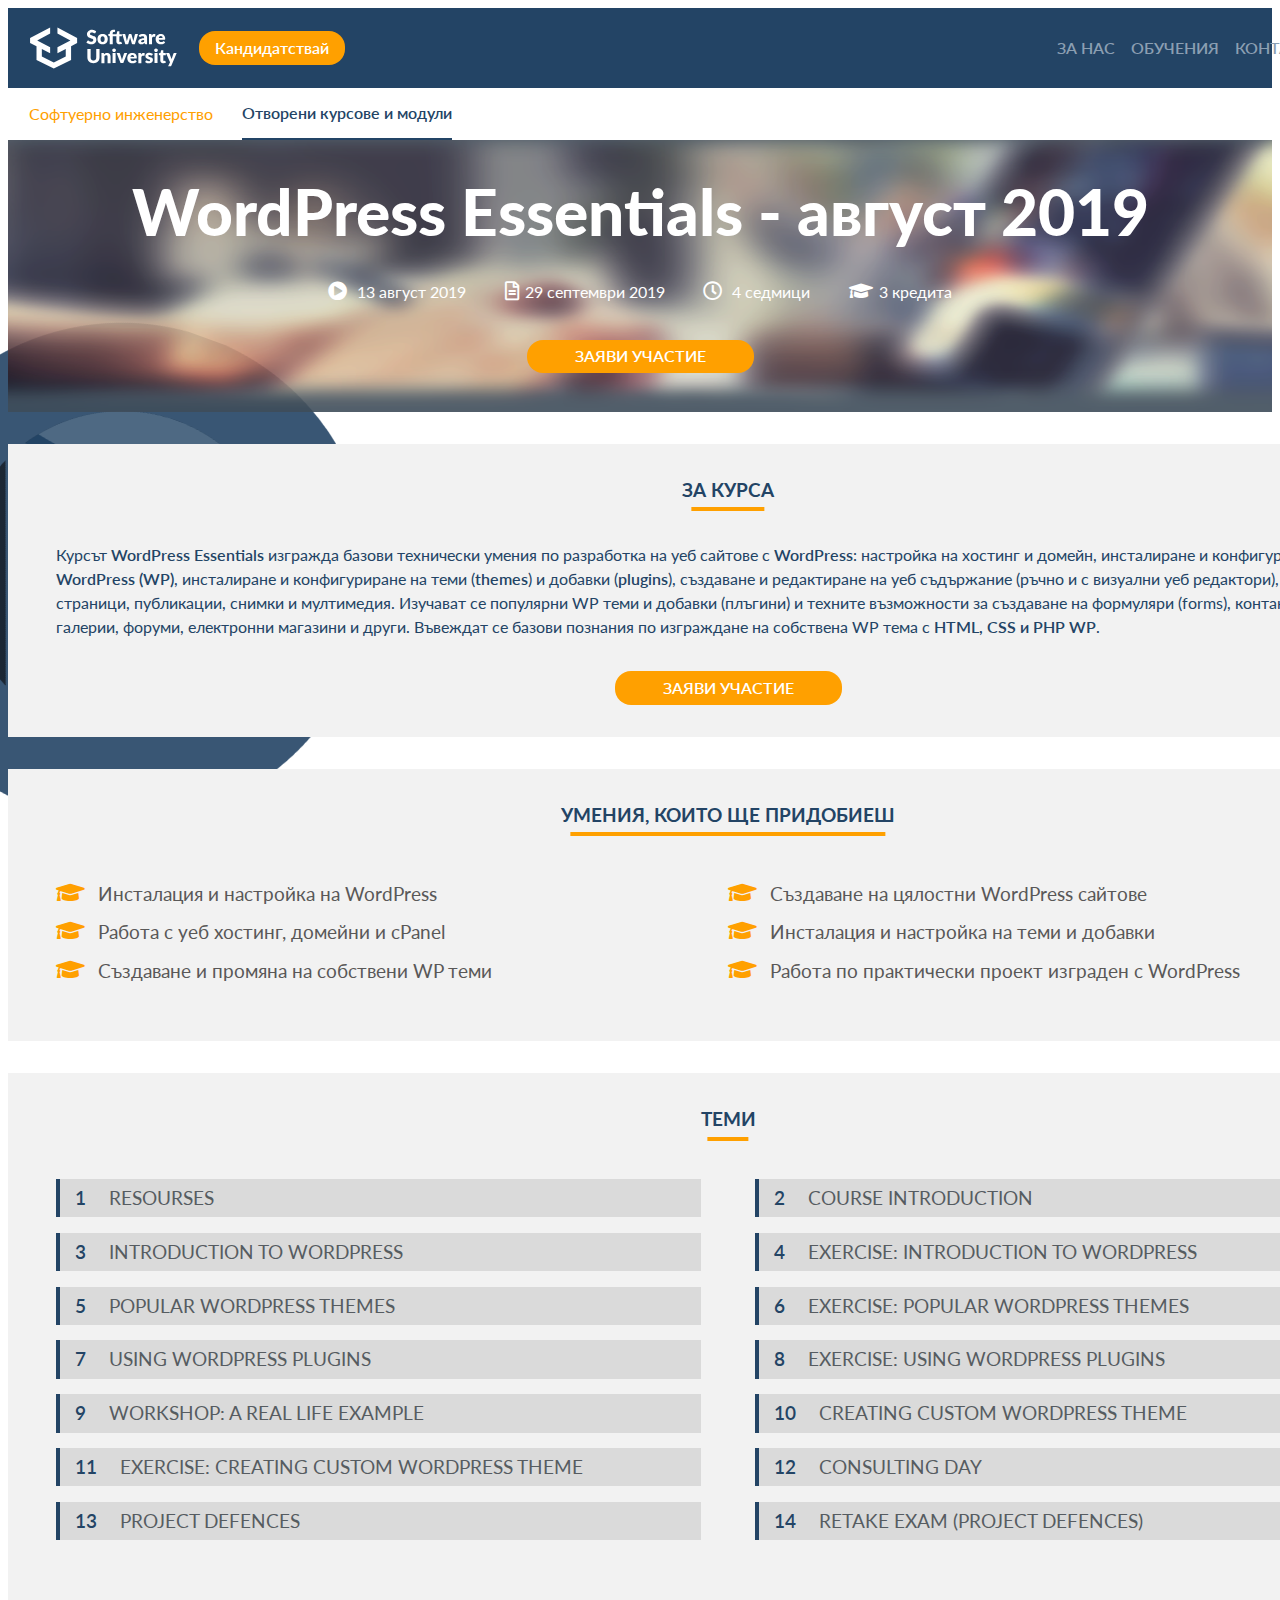
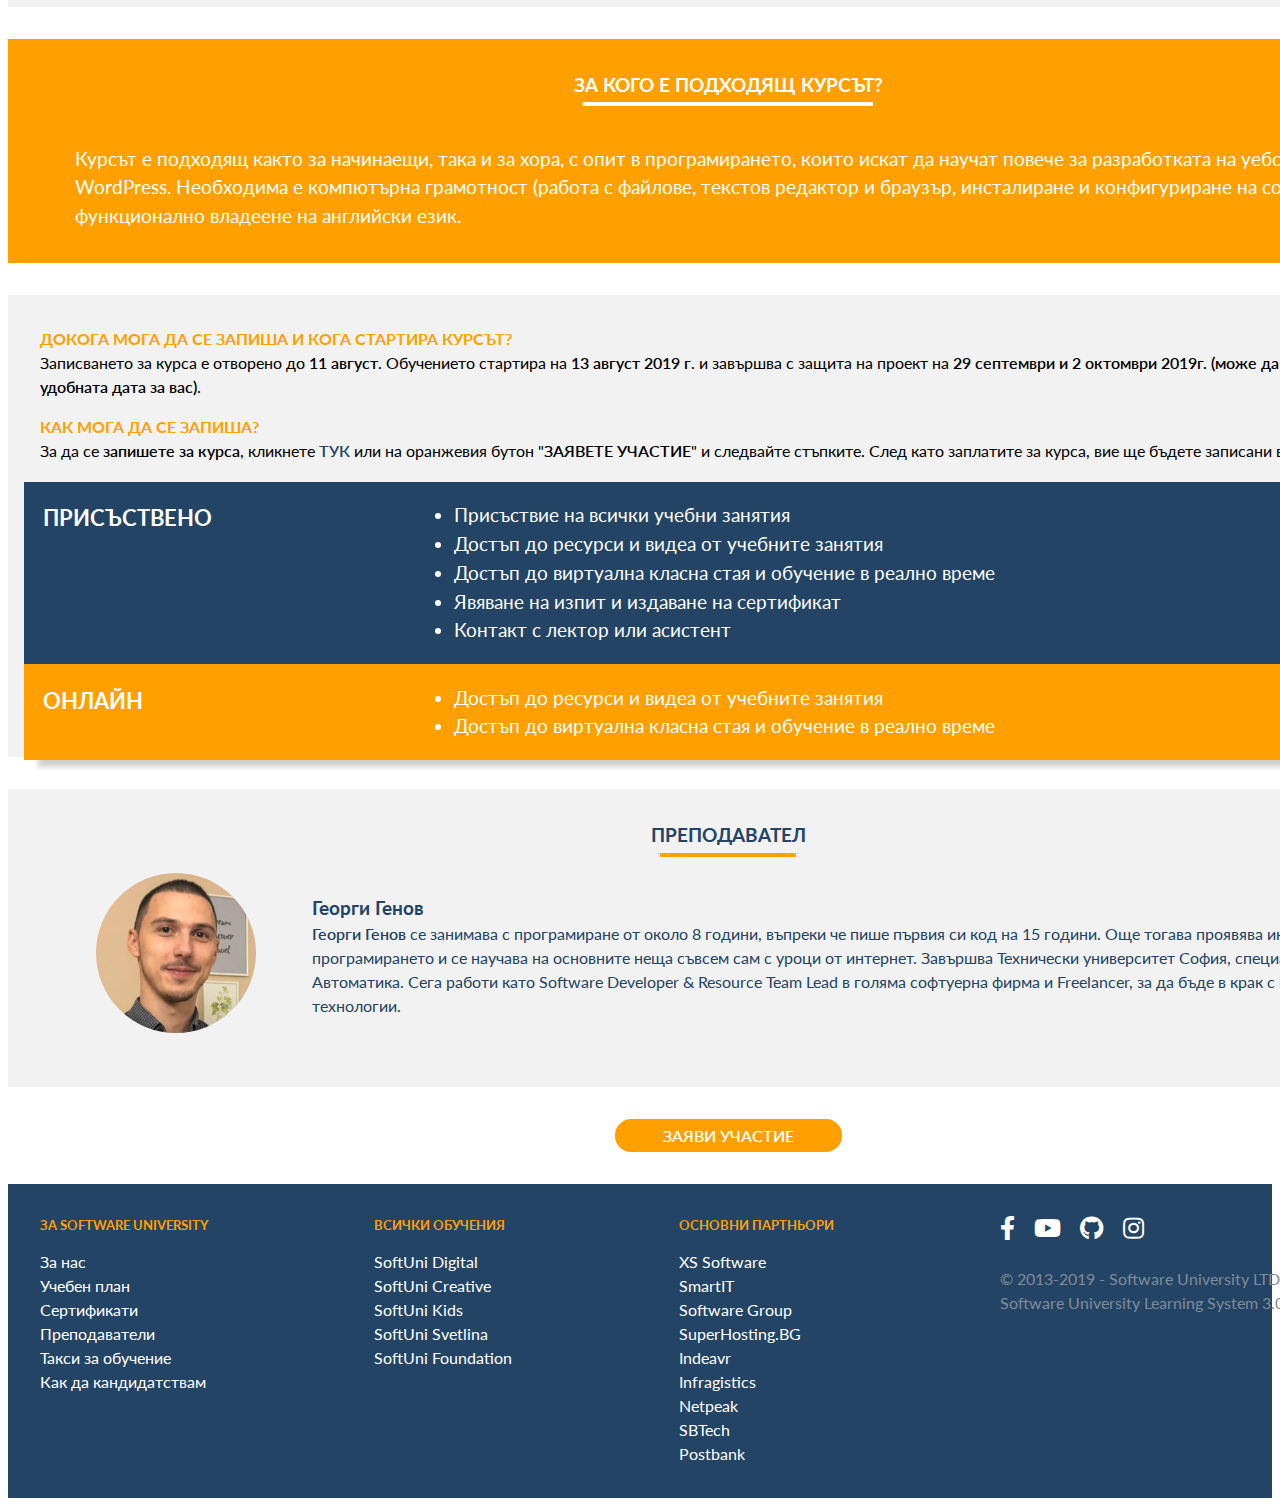
<file: 13 August 2019/03_WordPress-Essentials/Solution/index.html>
<!DOCTYPE html>
<html lang="en">

<head>
    <meta charset="UTF-8">
    <meta name="viewport" content="width=device-width, initial-scale=1.0">
    <title>11:26 Time</title>
    <link rel="stylesheet" href="styles.css">
    <link rel="stylesheet" href="https://cdnjs.cloudflare.com/ajax/libs/font-awesome/5.12.1/css/all.min.css">
</head>

<body>
    <img class="back-circle" src="./images/wordpress.png" alt="wordPress_cirlce_image">

    <header class="nav-top-1">
        <div class="main-width">
            <div class="nav-left">
                <img src="./images/software-university-logo.svg" alt="soft_uni_logo">
                <button class="prim-btn">Кандидатствай</button>
            </div>
            <ul class="x-ul no-bullets">
                <li><a class="link-nav" href="#">ЗА НАС</a></li>
                <li><a class="link-nav" href="#">ОБУЧЕНИЯ</a></li>
                <li><a class="link-nav" href="#">КОНТАКТИ</a></li>
                <li><a class="link-nav" href="#"><i class="fas fa-search"></i></a></li>
                <li> <button class="prim-btn">Вход</button></li>
            </ul>
        </div>
    </header>

    <header class="nav-top-2">
        <ul class="x-ul no-bullets main-width">
            <li><a href="#" >Софтуерно инженерство</a></li>
            <li><a href="#" class="activated">Отворени курсове и модули</a></li>
        </ul>
    </header>
    <section class="bgr-nav">
        <img src="./images/details-background.png" alt="position-bgr">
        <h1>WordPress Essentials - август 2019</h1>
        <ul class="x-ul no-bullets">
            <li><i class="fas fa-play-circle"></i> 13 август 2019</li>
            <li><i class="far fa-file-alt"></i>29 септември 2019</li>
            <li><i class="far fa-clock"></i> 4 седмици</li>
            <li><i class="fas fa-graduation-cap"></i>3 кредита</li>
        </ul>
        <button class="prim-btn long">Заяви участие</button>
    </section>
<main class="main-width">
    <section class="desc info">
        <h3 class="undr-short">ЗА КУРСА</h3>
        <p>Курсът <span class="key-word">WordPress Essentials</span> изгражда базови технически умения по разработка на уеб сайтове с <span class="key-word">WordPress</span>: настройка на хостинг и домейн, инсталиране и конфигуриране на <span class="key-word">WordPress (WP)</span>, инсталиране и конфигуриране на теми (<span class="key-word">themes</span>) и добавки (<span class="key-word">plugins</span>), създаване и редактиране на уеб съдържание (ръчно и с визуални уеб редактори), създаване на страници, публикации, снимки и мултимедия. Изучават се популярни WP теми и добавки (плъгини) и техните възможности за създаване на формуляри (forms), контакти, фото-галерии, форуми, електронни магазини и други. Въвеждат се базови познания по изграждане на собствена WP тема с <span class="key-word">HTML, CSS и PHP WP</span>.</p>
        <button class="prim-btn long">Заяви участие</button>
    </section>

    <section class="skills-obtained info">
        <h3 class="undr-short">УМЕНИЯ, КОИТО ЩЕ ПРИДОБИЕШ</h3>
        <ul class="skills no-bullets">
            <li class="skill"><i class="fas fa-graduation-cap"></i> Инсталация и настройка на WordPress</li>
            <li class="skill"><i class="fas fa-graduation-cap"></i> Създаване на цялостни WordPress сайтове</li>
            <li class="skill"><i class="fas fa-graduation-cap"></i> Работа с уеб хостинг, домейни и cPanel</li>
            <li class="skill"><i class="fas fa-graduation-cap"></i> Инсталация и настройка на теми и добавки</li>
            <li class="skill"><i class="fas fa-graduation-cap"></i> Създаване и промяна на собствени WP теми</li>
            <li class="skill"><i class="fas fa-graduation-cap"></i> Работа по практически проект изграден с WordPress</li>
        </ul>
    </section>

    <section class="schedule info">
        <h3 class="undr-short">ТЕМИ</h3>
        <ul class="no-bullets">
            <li class="date">Resourses</li>
            <li class="date">Course Introduction</li>
            <li class="date">Introduction to Wordpress</li>
            <li class="date">EXERCISE: INTRODUCTION TO WORDPRESS</li>
            <li class="date">POPULAR WORDPRESS THEMES</li>
            <li class="date">EXERCISE: POPULAR WORDPRESS THEMES</li>
            <li class="date">USING WORDPRESS PLUGINS</li>
            <li class="date">EXERCISE: USING WORDPRESS PLUGINS</li>
            <li class="date">WORKSHOP: A REAL LIFE EXAMPLE</li>
            <li class="date">CREATING CUSTOM WORDPRESS THEME</li>
            <li class="date">EXERCISE: CREATING CUSTOM WORDPRESS THEME</li>
            <li class="date">CONSULTING DAY</li>
            <li class="date">PROJECT DEFENCES</li>
            <li class="date">RETAKE EXAM (PROJECT DEFENCES)</li>
        </ul>
    </section>

    <section class="apply-criteria info">
        <h3 class="undr-short">ЗА КОГО Е ПОДХОДЯЩ КУРСЪТ?</h3>
        <p>Курсът е подходящ както за начинаещи, така и за хора, с опит в програмирането, които искат да научат повече за разработката на уебсайтове с WordPress. Необходима е компютърна грамотност (работа с файлове, текстов редактор и браузър, инсталиране и конфигуриране на софтуер) и функционално владеене на английски език.</p>
    </section>

    <section class="enlist-info">
        <ul class="quiz no-bullets">
            <li>
                <h4>ДОКОГА МОГА ДА СЕ ЗАПИША И КОГА СТАРТИРА КУРСЪТ?</h4>
                <p>Записването за курса е отворено до  <span class="key-word">11 август</span>. Обучението стартира на <span class="key-word">13 август 2019 г</span>. и завършва с защита на проект на <span class="key-word">29 септември и 2 октомври 2019г. (може да изберете удобната дата за вас)</span>.</p>
            </li>
            <li>
                <h4>КАК МОГА ДА СЕ ЗАПИША?</h4>
                <p>За да се <span class="key-word">запишете за курса</span>, кликнете <a href="#">ТУК</a> или на оранжевия бутон "<span class="key-word">ЗАЯВЕТЕ УЧАСТИЕ</span>" и следвайте стъпките. След като заплатите за курса, вие ще бъдете записани в него.</p>
            </li>
        </ul>
        <article class="enlist-opts">
            <section class="opt">
                <div class="choise"><h3>ПРИСЪСТВЕНО</h3></div>
                <ul>
                    <li class="point">Присъствие на всички учебни занятия</li>
                    <li class="point">Достъп до ресурси и видеа от учебните занятия</li>
                    <li class="point">Достъп до виртуална класна стая и обучение в реално време</li>
                    <li class="point">Явяване на изпит и издаване на сертификат</li>
                    <li class="point">Контакт с лектор или асистент</li>
                </ul>
            </section>
            <section class="opt">
                <div class="choise"><h3>ОНЛАЙН</h3></div>
                <ul>
                    <li class="point">Достъп до ресурси и видеа от учебните занятия</li>
                    <li class="point">Достъп до виртуална класна стая и обучение в реално време</li>
                </ul>
            </section>
        </article>
    </section>

    <section class="tutor info">
        <h3 class="undr-short">ПРЕПОДАВАТЕЛ</h3>
        <div class="tutor-info">
            <figure><img src="./images/lecturer.png" alt="lecturer"></figure>
            <div class="tutor-desc">
                <h3>Георги Генов</h3>
                <p><span class="key-word">Георги Генов</span> се занимава с програмиране от около 8 години, въпреки че пише първия си код на 15 години. Още тогава проявява интерес към програмирането и се научава на основните неща съвсем сам с уроци от интернет. Завършва Технически университет София, специалност Автоматика. Сега работи като Software Developer & Resource Team Lead в голяма софтуерна фирма и Freelancer, за да бъде в крак с новите технологии.</p>
            </div>
        </div>
    </section>
    <button class="prim-btn long center">Заяви участие</button>
</main>

<footer>
    <div class="main-width">
        <article class="foot">
            <h5>ЗА SOFTWARE UNIVERSITY</h5>
            <ul class="footer-point no-bullets">
                <li>За нас</li>
                <li>Учебен план</li>
                <li>Сертификати</li>
                <li>Преподаватели</li>
                <li>Такси за обучение</li>
                <li>Как да кандидатствам</li>
            </ul>
        </article>
        <article class="foot">
            <h5>ВСИЧКИ ОБУЧЕНИЯ</h5>
            <ul class="footer-point no-bullets">
                <li>SoftUni Digital</li>
                <li>SoftUni Creative</li>
                <li>SoftUni Kids</li>
                <li>SoftUni Svetlina</li>
                <li>SoftUni Foundation</li>
            </ul>
        </article>
        <article class="foot">
            <h5>ОСНОВНИ ПАРТНЬОРИ</h5>
            <ul class="footer-point no-bullets">
                <li>XS Software</li>
                <li>SmartIT</li>
                <li>Software Group</li>
                <li>SuperHosting.BG</li>
                <li>Indeavr</li>
                <li>Infragistics</li>
                <li>Netpeak</li>
                <li>SBTech</li>
                <li>Postbank</li>
            </ul>
        </article>
        <article class="foot">
            <ul class="btn-links no-bullets">
                <li><a href="#"><i class="fab fa-facebook-f"></i></a></li>
                <li><a href="#"><i class="fab fa-youtube"></i></a></li>
                <li><a href="#"><i class="fab fa-github"></i></a></li>
                <li><a href="#"><i class="fab fa-instagram"></i></a></li>
            </ul>
            <p class="mute">© 2013-2019 - Software University LTD - All Rights Reserved. 94851</p>
            <p class="mute">Software University Learning System 3.0.7157</p>
        </article>
    </div>
</footer>
</body>
</html>
</file>
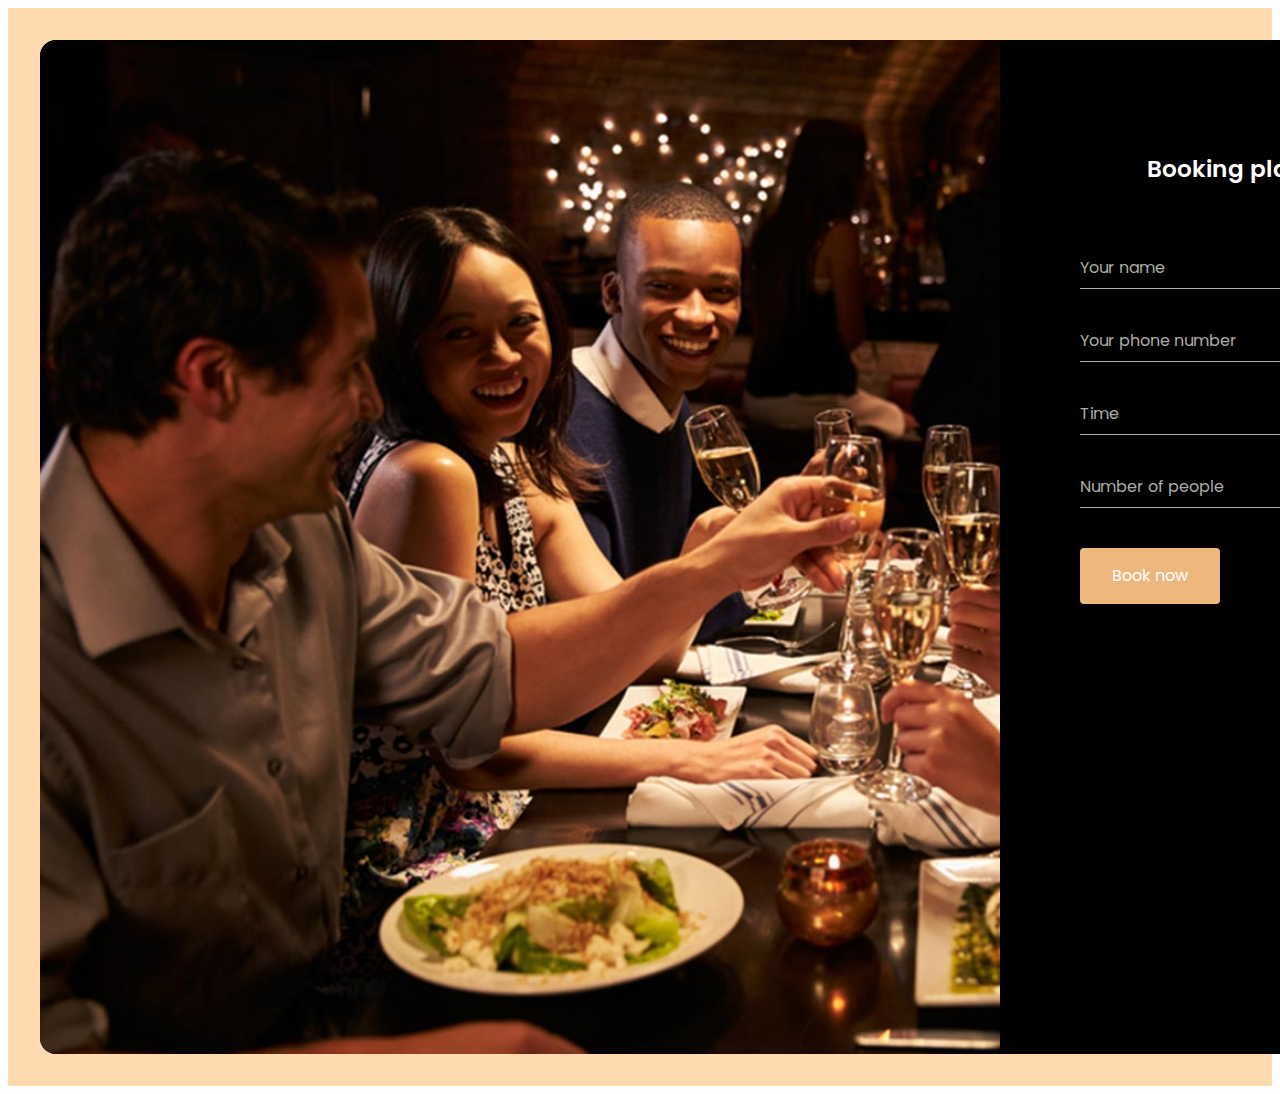
<file: 17 December 2019/01. Restaurant/Solution/index.html>
<!DOCTYPE html>
<html lang="en">

<head>
    <meta charset="UTF-8">
    <meta name="viewport" content="width=device-width, initial-scale=1.0">
    <title>Task 1 12:20</title>
    <link rel="stylesheet" href="https://cdnjs.cloudflare.com/ajax/libs/font-awesome/5.12.1/css/all.min.css">
    <link rel="stylesheet" href="./styles.css">
</head>

<body>
    <site>
        <article class="card">
            <media>
                <img src="./form-img.jpg" alt="celebration_img">
            </media>
            <section class="info">
                <h5>Booking place for yor dinner!</h5>
                <ul>
                    <li>Your name</li>
                    <li>Your phone number</li>
                    <li>Time</li>
                    <li>Number of people</li>
                </ul>
                <button>Book now</button>
            </section>
        </article>
    </site>
</body>

</html>
</file>
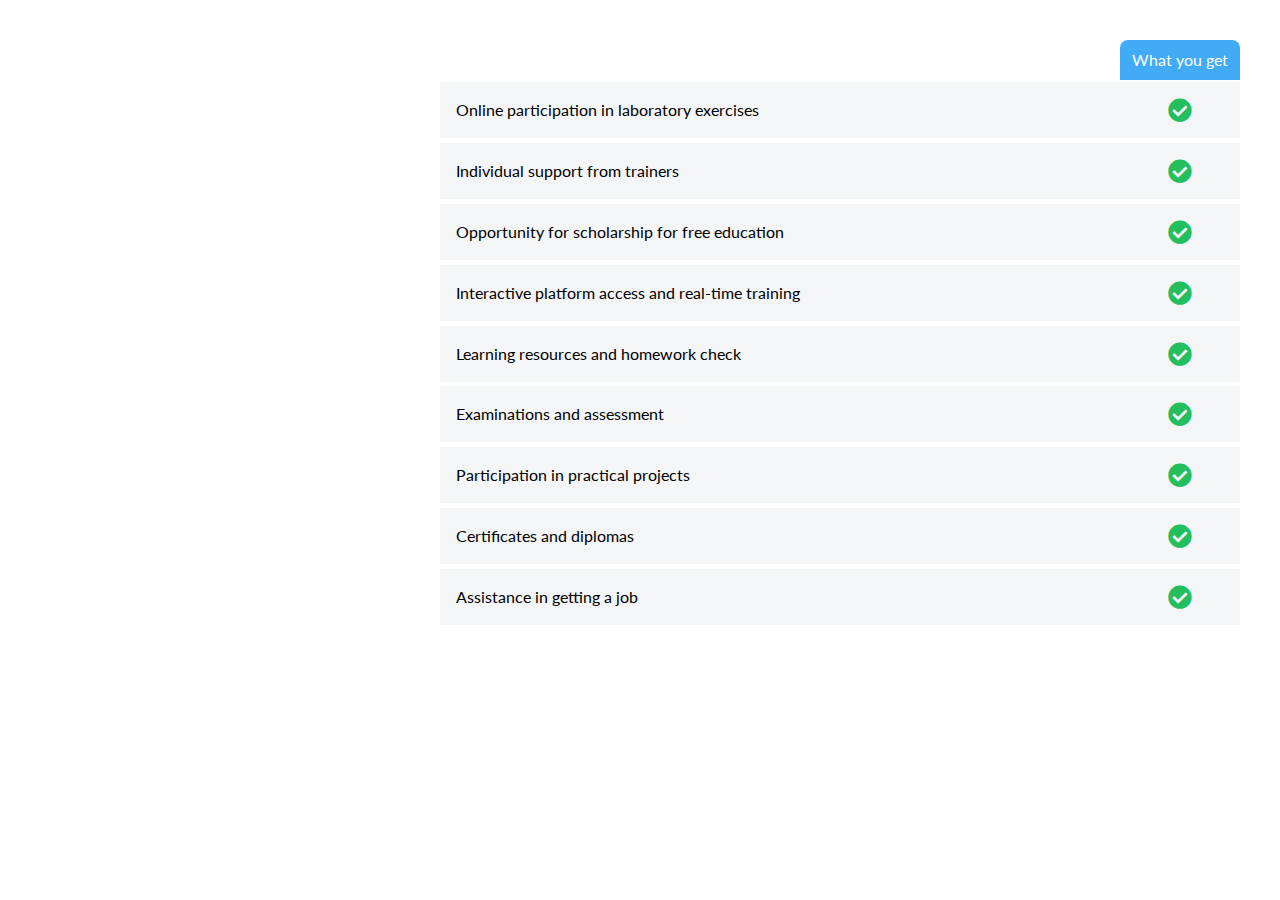
<file: 13 August 2019/01_Advantages/Solution/1.html>
<!DOCTYPE html>
<html lang="en">

<head>
    <meta charset="UTF-8">
    <meta name="viewport" content="width=device-width, initial-scale=1.0">
    <title>Task 1</title>

    <link rel="stylesheet" href="./styles.css">

    <link rel="stylesheet" href="https://cdnjs.cloudflare.com/ajax/libs/font-awesome/5.12.1/css/all.min.css">

</head>

<body>

    <main>
        <section>
            <header class="header-tab">
                <p>What you get</p>
            </header>
                <ul class="options">
                    <li><span class="content">Online participation in laboratory exercises</span><i
                            class="fas fa-check-circle"></i></li>
                    <li><span class="content">Individual support from trainers</span><i class="fas fa-check-circle"></i>
                    </li>
                    <li><span class="content">Opportunity for scholarship for free education</span><i
                            class="fas fa-check-circle"></i></li>
                    <li><span class="content">Interactive platform access and real-time training</span><i
                            class="fas fa-check-circle"></i></li>
                    <li><span class="content">Learning resources and homework check</span><i
                            class="fas fa-check-circle"></i></li>
                    <li><span class="content">Examinations and assessment</span><i class="fas fa-check-circle"></i></li>
                    <li><span class="content">Participation in practical projects</span><i
                            class="fas fa-check-circle"></i></li>
                    <li><span class="content">Certificates and diplomas</span><i class="fas fa-check-circle"></i></li>
                    <li><span class="content">Assistance in getting a job</span><i class="fas fa-check-circle"></i></li>
                </ul>

        </section>
    </main>





</body>

</html>
</file>
<file: 03 November 2019/02_Planets/Solution/styles.css>
body{
    background: url("../Media/tabs_background.jpg") repeat 0 0;
    font-size: 16px;
    font-family: 'Calibri';
    margin:0;
    padding: 0;
}

header,
footer{
    color: white;
    text-align: center;
    font-size: 1.5em;
}

main{
    width: 80%;
    margin: 0 auto;
    margin-top: 50px;
}

footer{
    padding: 50px;
}

nav{
    display: flex;
    justify-content: center;
}

.primary{
   justify-content: center;
}

.primary header nav a,
.primary footer nav a{
    text-decoration: none;
    color:grey;
    margin: 0;
    padding: 0px 20px 0 20px;
}

.primary header nav a:hover,
.primary footer nav a:hover{
    color:lightblue;
}   

.primary header nav a:nth-child(2){
    border-left: 1px solid grey;
    border-right: 1px solid grey;
}

.primary footer nav a:nth-child(even){
    border-left: 1px solid grey;
    border-right: 1px solid grey;
}

.planet{
    color: white;
    font-size: 1.2em;
    margin: 25px;
    width: 45%;
    display: flex;
    background: rgb(22, 25, 30,0.5);
}

.planet:hover{
    background: rgb(35, 37, 46, 0.5);
    cursor: pointer;
}

.planet img{
    width: 50%;
    height: 70%;
    display: inline-block;
    background: black;
}

.planet_info{
    display: inline-block;
}

.planet_info p{
    padding: 0 20px 10px 20px;
}

.planet_info h3{
    font-size: 1.5em;
    padding: 20px 20px 0px 20px;
    margin: 0;
}

.news{
    background-color:rgb(224, 231, 239);
    padding: 5px;
    margin: 0;
}

.news h1{
    color: rgb(58, 58, 58);
    text-align: center;
    font-size: 3em;
} 

.pair{
    display: flex;
}   

.news ul{
    color: rgb(75, 74, 74);
    list-style: none;
    display: flex;
    justify-content: center;
}

.news ul li{
    padding: 30px;
    text-align: left;
}

.news ul li img{
    width: 250px;
    height: 200px;
}
</file>
<file: 03 November 2019/02_Planets/Solution/responsive.css>
@media only screen and (max-width: 1000px) {
    div.pair{
        flex-wrap: wrap;
        width:100%;
    }
    div.planet{
        flex:0 0 100%;
    }
    .planet img{
        width:50%;
        height:auto;
    }

    footer>nav{
    display:flex;
    flex-direction: column;
    align-items: center;
    }

    .primary footer nav a:nth-child(even)
    {
    border:none
    }
}

@media only screen and (max-width: 850px) {
    .news ul{
        flex-direction: column;
        justify-content: space-between;
        align-items: center;
    }
    .news ul li{
    flex: 1 1 auto;
    max-width: 60%;
    min-width: 20em;
    }

    .news ul li img{
        width: 100%;
        height: auto;
    }


}
</file>
<file: 07 July 2019/E1_02_Little_Gym/Solution/style.css>
@import url("https://fonts.googleapis.com/css?family=PT+Sans:400,400i,700,700i|PT+Serif:400,400i,700,700i");
@import url('https://fonts.googleapis.com/css?family=Lobster&display=swap');

* {
  margin: 0;
  padding: 0;  
}

html {
  box-sizing: border-box;
  font-family: PT Sans, sans-serif;
  font-size: 16px;
  line-height: 1.5;
}

*, *:before, *:after {
  box-sizing: inherit;
}

body {  
  width: 1400px;
  max-width: 100%;
  margin: 0 auto;
  color: #000;
}

p, ul, ol {
  padding-bottom: 1.5rem;
}

h1, h2, h3, h4, h5, h6 {
  font-family: 'Strangelove', 'Amatic SC', cursive; 
  padding-bottom: 1em;
  letter-spacing: 1.2;
}

h1 {font-size: 3rem;}
h2 {font-size: 2.8rem;}
h3 {font-size: 1.4rem;}
h4 {font-size: 1.2rem;}
h5 {font-size: 1.0rem;}
h6 {font-size: 1.2rem;}

li{
  list-style: none;  
}

a {  
  color: #006CFF;
}

.button {
  padding: 1rem 1.2rem;
  border: none; 
  border-radius: 10px;
}

/* site-header */
.site-header {
  display: flex;
  align-items: center;  
  color: #fff;
  background: #329A8F;
  padding: 0.5rem 1.5rem;
}

.site-header-logo {
  padding-bottom: 0;
  margin-right: 1.2rem;
  font-size: 30px;
  font-weight: 500;
  font-family: 'Lobster', cursive;
  letter-spacing: 1.5px;
  margin-right: auto;
}

.site-navigation ul {
  display: flex;
  padding-bottom: 0;
  align-items: center;
}

.site-navigation ul li {  
  border-radius: 5px;
  margin: 0.4rem;
  text-align: center; 
  padding: 0.2rem 0.4rem;
  cursor: pointer;
}

.site-navigation ul li a {  
  color: #fff; 
  text-decoration: none;  
}

.hamburger-menu:after {
  display: inline-block;
  content: '\f0c9';
  font-family: 'Font Awesome 5 Free';
  font-weight: 900;
  font-size: 20px;
  margin-left: 1.5rem;
}

/* main */

.site-main {  
  margin: 1.5rem;
}

.entry-header {   
  max-width: 100%;  
  font-family: 'Strangelove', 'Amatic SC', cursive;
  background: linear-gradient(rgba(0,0,0,0.2), rgba(0,0,0,0.1)), url('./images/header-image.jpg');
  background-size: cover;  
  color: #fff;    
  padding: 10rem 0 10rem 0;
  font-size: 1.2rem;  
  text-shadow: 1px 1px 1px #000;  
  border-radius: 5px;  
}

.entry-header-container {
  width: 90%;
  margin: 0 auto;
  position: relative;
}

.entry-header-container p {
  padding-bottom: 0;
}

.entry-header-title {  
  font-weight: 400;
  font-size: 4.8rem;
  padding-bottom: 1rem;  
}

.entry-header-title::first-letter {
  font-size: 7.7rem;
}

.entry-header-description {
  font-family: 'Lobster', cursive;
  color: #41CFCF;  
  font-size: 1.8rem;
  position: absolute;
  top: 40px;
  left: 93px;  
}

.button-primary {
  background-image: linear-gradient(to right, #329a8f, #58a271, #8ca550, #c79f40, #ff8f57);
  color: #fff;
  text-transform: uppercase;
  font-weight: bold;
  opacity: 0.9;
  font-style: italic;
  font-family: 'Strangelove', 'Amatic SC', cursive;
}

/* logo section */

.site-logos { 
  padding: 1rem;    
}

.site-logos-container {
  text-align: center;  
}

.site-logo {
  color: #FF8F57;   
  font-weight: bold;   
  display: inline-block;
  letter-spacing: 1px;
  font-size: 1.60rem;
  position: relative;
}

.site-logo:not(:last-child) {
  margin-right: 2rem;
}

.site-logo img {
  width: 10.5rem;
  height: 10.2rem;
}

.site-logo span {
  position: absolute;
  top: 50%;
  left: 50%;
  transform: translate(-50%, -50%); 
}

/* site-info section */
.site-information {
  width: 100%;
  display: flex;
  background:
  radial-gradient(circle at 100% 50%, transparent 20%, rgba(255,255,255,.3) 21%, rgba(255,255,255,.3) 34%, transparent 35%, transparent),
  radial-gradient(circle at 0% 50%, transparent 20%, rgba(255,255,255,.3) 21%, rgba(255,255,255,.3) 34%, transparent 35%, transparent) 0 -50px;
  background-color: #41CFCF;
  background-size: 75px 100px;
  color: #fff;
  text-shadow: 1px 1px 1px rgb(122, 121, 121);    
}

.site-information-text {
  flex: 0 0 50%;
  padding: 4rem 2rem;
}

.site-information-image {
  background: url('./images/games-picture.jpg') center center;
  background-size: cover;
  flex: 0 0 50%;
}

.entry-title {
  font-weight: 400;
  font-size: 3rem;
  padding: 0;

}
.entry-subtitle {
  font-family: 'Lobster', cursive;  
  font-size: 1.8rem;
  letter-spacing: 2.5px;
  padding-bottom: 0;
}

.entry-description {
  width: 60%;
  font-size: 1.3rem;
}

.site-form {
  text-align: center;
  background: #FF8F57;
  opacity: 0.6;
  padding: 4rem 2rem;
  margin-top: 1.5rem;
}

.site-form .entry-subtitle {
  color: #329A8F;  
}

form {
  max-width: 30rem;
  margin: 0 auto;
  padding-top: 3rem;
}

.site-form form > p {
  display: flex;
  align-items: center;
}

.site-form label,
.site-form input {
  display: inline-block;
}

.site-form label {
  font-size: 1.3rem;
  font-family: 'Lobster', cursive;  
  padding-right: 1.5rem;
}

.site-form input {
  border: none;
  padding: 0.8rem 0.5rem;
  border-radius: 5px;
  background: rgb(146, 94, 68);
  overflow: hidden;
  flex-grow: 1;
  color: #fff;
}

.site-form button {
  background: #329A8F;
  padding: 0.8rem 3rem;
  display: flex;
  margin-left: auto;
}

/*blog section*/
.site-blog-container {
  text-align: center;
  padding: 4rem 2rem;
  background: rgb(241, 241, 230);  
  margin-top: 1.5rem;
}

.site-blog-container h5 {
  color: #A2A757;
}

.site-blog-container h2 {  
  color: #329A8F;
  margin-bottom: 1.5rem;
}

.site-posts {
  display: flex;
  justify-content: space-evenly;
}

.site-post {
  flex: 0 0 30%;
  border: 2px solid #FF8F57;
  margin-top: 1.5rem;
  border-radius: 15px;
  overflow: hidden;  
}

.site-post h2 {
  font-size: 1.3rem;
  margin-top: 1.5rem;
  margin-bottom: 0;
  padding: 0.5rem 1rem;
}

.site-post p {
  padding: 1rem;
}

.site-post h2 a {  
  text-decoration: none;
  text-transform: uppercase;
  color:#FF8F57;
}

.site-post .image {   
  display: block;
  position: relative;
  overflow: hidden;  
}

.site-post .image:before {
  content: '';
  padding-top: 56.25%;
  display: block;
}

.site-post img {
  display: block;
  transform: translate(-50%, -50%);
  top: 50%;
  left: 50%;
  position: absolute;
  width: 100%;
  height: auto;  
}

/* footer */
.site-footer {
  display: flex;
  flex-wrap: wrap;
  justify-content: space-between;
  padding: 1.5rem 1rem;
  background: #329a8f;
  color: #fff;
  font-family: 'Lobster', cursive;
  font-size: 1.2rem;
}

.site-footer p {
  padding: 0;
}

.site-footer a {
  color: #fff;
  font-family: 'Lobster', cursive;
  font-size: 1.2rem;
}
</file>
<file: 07 July 2019/E1_02_Little_Gym/Solution/responsive.css>
@media screen and (max-width: 1024px) {
    div.site-logos-container {
    display:flex;
    flex-wrap: nowrap; 
    }
    div.site-logo{
        /* display: block; */
    flex:1 1 1em;
    }
    .site-logo img{
        width:auto;
        height:auto;
    }
  }

  @media screen and (max-width: 768px) {
    div.site-logos-container {
    display:flex;
    flex-wrap: wrap; 
    justify-content: start;
    }
    div.site-logo{
    flex:0 0 33%;
    font-size: 1.3em;
    padding-bottom:.6em;
    }
    .site-logo:not(:last-child) {
        margin-right: 0; 
    }
    .site-logo img{
        width:60%;
        height:auto;
    }
section.site-information-text{
    flex:0 0 100%;
    text-align: center;
}
section.site-information-text>p{margin:0 auto;}

section.site-information-image{
    display:none;
}

section.site-form-container > form {
    display:flex;
    flex-direction: column;
    align-items: center;
}

section.site-form-container > form p{
display:flex;
flex-direction: column;
}

section.site-form-container > form>button {
    margin:0 auto;
}

section.site-posts {
    display:flex;
    flex-direction: column;
}
.entry-header-container>p{
    top:0;
    left:3.5rem;
}
.entry-header-container>h1{font-size: 2.4rem;}
.entry-header-container>h1::first-letter{font-size: 4rem;}

section.entry-header {  
    padding-top:5em; 
    height: 20em;
}
}
</file>
<file: 13 August 2019/02_HTTP-Cats/Solution/style.css>
*, *:before, *:after {
    box-sizing: border-box;
}

html {
    font-size: 13pt;
}

body {
    font-family: "Poppins", sans-serif;
    font-weight: 300;
    font-size: 1rem;
    line-height: 1.65;
    background: url(images/145573.jpg) no-repeat fixed center;
    background-size: cover;
}

a {
    text-decoration: underline;
}

a:hover {
    text-decoration: none;
}

a {
    color: #54a354;
}

h2, h3 {
    color: #1e1f23;
}

.gallery {
    width: 100%;
    margin: 0;
    display: flex;
    flex-wrap: wrap;
    align-items: stretch;
}

.gallery > * {
    flex-shrink: 1;
    flex-grow: 0;
}

.gallery > * {
    width: 50%;
}

img {
    position: relative;
    margin: 0 !important;
    display: block;
    width: 100%;
}

header p {
    position: relative;
    color: #bbb;
    font-size: 1.25rem;
}

.spotlight {
    display: flex;
    flex-wrap: wrap;
    align-items: center;
}

.spotlight > * {
    flex-shrink: 1;
    flex-grow: 0;
}

.spotlight > * {
    width: 50%;
}

.spotlight p:last-child {
    margin: 0;
}

.spotlight .inner {
    padding: 6rem;
}

.spotlight.alt {
    background: #1e1f23;
    color: rgba(255, 255, 255, 0.25);
    display: flex;
    flex-wrap: wrap;
    align-items: center;
    text-align: right;
}

.spotlight.alt > * {
    flex-shrink: 1;
    flex-grow: 0;
}

.spotlight.alt h3 {
    color: #FFF;
}

body {
    background-color: #1e1f23;
    padding-top: 8rem;
}

header {
    color: #a6a6a6;
    text-align: center;
}

header > .logo {
    margin: 0 0 4rem 0;
    padding: 0;
}

header > .logo a {
    font-size: 4rem;
    font-weight: 700;
    color: #FFF;
    text-decoration: none;
    line-height: 1rem;
}

header > .logo span {
    font-weight: 300;
    font-size: 1rem;
    display: block;
    color: rgba(255, 255, 255, 0.65);
}

main > .inner {
    width: 80rem;
    max-width: 90%;
    margin: 0 auto 2rem;
    background: rgba(255, 255, 255, 0.95);
    box-shadow: 0 0 15px 0 rgba(0, 0, 0, 0.75);
    border-radius: 4px;
}

.wrapper > header {
    text-align: center;
    background: #FFF;
    padding: 2rem;
    margin: 0;
}

.wrapper > header h2 {
    position: relative;
    padding-bottom: .75rem;
}

.wrapper > header h2:after {
    content: '';
    position: absolute;
    margin: auto;
    right: 0;
    bottom: 0;
    left: 0;
    width: 10%;
    height: 1px;
    background-color: rgba(0, 0, 0, 0.125);
}

.wrapper > header p {
    text-transform: uppercase;
    font-weight: 300;
    font-size: .8rem;
    letter-spacing: .25rem;
    margin: 0;
}

.wrapper > header.special {
    padding: 4rem 2rem;
}

.wrapper.style1 .content {
    padding: 6rem;
}

.wrapper.style2 {
    background: #1e1f23;
    padding: 6rem;
}

.wrapper.style2 header {
    background: #121315;
    border-radius: 4px 4px 0 0;
}

.wrapper.style2 header h2 {
    color: #FFF;
}

.wrapper.style2 header h2:after {
    background-color: rgba(255, 255, 255, 0.125);
}

.wrapper.style2 header p {
    color: rgba(255, 255, 255, 0.25);
}

footer {
    color: #bbb;
    font-size: 0.9rem;
    margin: 0 0 2rem 0;
    padding: 0 1rem;
    text-align: center;
}
</file>
<file: 13 August 2019/02_HTTP-Cats/Solution/responsive.css>
@media  screen and (max-width: 768px){
    .gallery > * ,.spotlight > * {
        width: 100%;
    }
}
</file>
<file: 13 August 2019/01_Advantages/Solution/styles.css>
@import url('https://fonts.googleapis.com/css?family=Lato&display=swap');
html {
    box-sizing: border-box;
}

body {
    font: 16px/1.5 'Lato', sans-serif;
    padding:2em;
}

*{
    font:inherit;
}

img,div,ul,li,ol,span,p,h1,h2,h3,h4,h5{
    padding:0;
    margin:0;
}

*::before,*:after{
    box-sizing: inherit;
}

main{
    width:100em;
    margin:0 auto;
}

section {
    width:50%;
    margin:0 auto;
}

header.header-tab {
    width:6em;
    box-sizing: content-box;
    padding:0.5em 0.75em;
    background:rgb(66, 171, 248);
    color:white;
    border-radius: 0.5em 0.5em 0 0;
    margin-left:auto;
    text-align: center;
}

section>ul.options{
    list-style-type: none;
    display:flex;
    flex-wrap: nowrap;
    flex-direction: column;
}

section>ul.options>li{
    flex:0 0 100%;
    padding:1em 3em 1em 1em;
    display:flex;
    justify-content: space-between;
    background:rgb(244, 245, 247);
    margin:0.15em 0;
}

i.fa-check-circle:before {
    color:rgb(35, 190, 94);
    font-size: 1.5em;
}
</file>
<file: 03 November 2019/01_Earth/Solution/styles.css>
@import "./reset.css";
@import "./typography.css";
@import "./layout.css";

article {
    border:2px solid black;
}

.planet>header{
    background-color:black;
    color:white;
    text-align: start;
}

.planet>header.top-title{
    padding:1em;
    font-size: 1.2em;
}

.planet>header>h2{
    font-size:2.5em;
    color:cyan;
    margin:0;
}

section.info{
    display:flex;
    flex-wrap: nowrap;
    padding:0;
}

div.pl-card{
    flex:0 0 40%;
    border:1px solid black;
    padding:0.5em 1em;
    margin:1.5em 1em;
}

.pl-card>media>img{
    width:100%;
    height: auto;
}

p.desc {
    flex:1 1 auto;
    padding:2em 2em 0 0;
    font-size: 1.2em;
}

header.bottom-title {
    display:inline-block;
    font-weight: 600;
    font-size: 1.5em;
    padding:0.25em 0.70em;
}

ul.facts{
    background-color:rgb(217, 235, 235) ;
    list-style-type: none;
    padding:1em;
}

ul.facts>li>span{
    font-weight: 600;
}
</file>
<file: 03 November 2019/03_FurnitureStore/Solution/styles.css>
@import "./reset.css";
@import "./typography.css";
@import "./layout.css";
@import "./header_footer.css";
@import "./gallery.css";
@import "./comerse.css";
@import "./features.css";

body{
    background-color:rgb(240, 228, 228);
}
</file>
<file: 07 July 2019/E1_01_Statistic/Solution/styles.css>
@import "./reset.css";
@import "./typography.css";
@import "./layout.css";

body {
    background-color:lightgrey;
}

section {
    display:flex;
    align-items: center;
    width:60%;
    margin:auto auto;
    position:relative;
    color:white;
}
section:before{
    display:block;
    content:'';
    padding-top:27.075%;
}

section:after{
    content: '✖';
    position: absolute;
    padding:0 .8em;
    top:0em;
    right:0;
    font-size: 1.5em;
    font-weight: bold;
    color:white;
}

media {
    display:block;
    z-index: -1;
    position:absolute;
}


media:after{
    position:absolute;
    top:0;
    left:0;
    right:0;
    bottom:0;
    background:rgba(5, 5, 48, 0.7);
    content:'';
}

media>img {
width: 100%;
height:auto;
}

section.site-info>ul{
    width:90%;
    margin:0 auto;
display:flex;
list-style-type: none;
justify-content: space-around;
}
section.site-info>ul>li{
    text-align: center;
}

section.site-info>ul>li>p:nth-of-type(1){
   font-weight: bold;
   font-size:1.7em;

}

i{
    color:rgb(236, 132, 33);
    font-size:2em;
}
</file>
<file: 07 July 2019/E1_03_Interior_Design/Solution/styles.css>
@import "./reset.css";
@import "./typography.css";
@import "./layout.css";
@import "./elements.css";


/* img-box styles*/
section.img-box{
    background-image: url("./image/image.jpg");
    background-repeat: no-repeat;
    background-position: center;
    background-size: cover;
    height: 50em;
    position:relative;
}

article.top-left {
    display:inline-block;
    border:1px solid black;
    box-shadow: 3px 3px 5px 3px rgba(0,0,0,0.49);
    position:absolute;
    top:3em;
    left:3em;
    padding:1.5em;
}

article.top-left h1{
    font-size: 2.8em;
    width: 4em;
    margin: 0 2rem .8rem 0;
    padding-bottom: .5rem;
    border-bottom: 6px solid white;
}

article.top-left>p{
  text-transform: uppercase;
  font-size: 1.2em;
}

article.center-right {
    display: inline-block;
    width: 18em;
    border: 1px solid black;
    box-shadow: 3px 3px 5px 3px rgba(0,0,0,0.49);
    position: absolute;
    top: 50%;
    transform: translateY(-50%);
    right: 3em;
    padding: 1.5em;
    text-align: right;
    background-image: linear-gradient(to right, rgb(157, 146, 139) , rgb(201, 199, 198));
    color:white;
    font-size:1.2em;
}

article.center-right>p>i{
    color:rgb(141, 133, 129);
    margin-bottom:0.5em;
    text-shadow: 1.5px 1.5px black;
}

/*main*/
</file>
<file: 13 August 2019/03_WordPress-Essentials/Solution/styles.css>
@import url('https://fonts.googleapis.com/css?family=Lato&display=swap');
@import "./reset.css";
@import "./typography.css";

.main-width{
    width:90em;
    margin:0 auto;
}

.center{
    display:block;
    margin:0 auto;
}

header.nav-top-1{
    display: block;
    background-color: rgb(35, 68, 101);
}

header.nav-top-1>div.main-width{
    display:flex;
    flex-wrap: nowrap;
    justify-content: space-between;
}

div.nav-left>img{
    height:3em;
    width:auto;
    margin:1em;
}

div.nav-left,
ul.x-ul{
    display:flex;
    align-items: center;
}

button.prim-btn{
    background:rgb(255, 160, 0);
    padding: 0.3em 1em;
    border-radius: 1em;
    border:none;
    color:white;
    font-weight: 600;
}

button.prim-btn.long{ 
    padding: 0.3em 3em; 
    text-transform: uppercase;
}

ul.no-bullets{list-style-type: none;}

a.link-nav{
    color:rgb(139, 159, 178);
    font-weight:600;
}

ul.x-ul.no-bullets>li{ padding:0 0.5em; }

header.nav-top-2{
    display:flex;
    align-items:center;
}

header.nav-top-2>ul>li>a{
    display:inline-block;
    padding:.8em;
    color:rgb(255, 160, 0);
}

header.nav-top-2>ul>li>a.activated{
    display:inline-block;
    padding:.8em 0;
    color:rgb(35, 68, 101);
    font-weight:600;
    border-bottom:2px solid rgb(35, 68, 101);
}

section.bgr-nav{
    display: block;
    height:17em;
    position:relative;
    text-align: center;
    padding:1.5em 0;
    color:white;
    z-index:0;
}

section.bgr-nav>img{
    width:100%;
    height:17em;
    position:absolute;
    top:0;bottom:0;left:0;right:0;
    z-index: -1;
    opacity:0.9;
}

section.bgr-nav>h1{
    font-size: 4em;
    font-weight: 900;
}

section.bgr-nav>ul{
    padding:1.3em 0 2.2em 0;
    margin:0 auto;
    justify-content: space-between;
    width: 40em;
}

section.bgr-nav *:not(img){ z-index:5;}

section.bgr-nav i{
    padding-right:0.33em;
    font-size:1.2em;
}

section.info{
    background-color: rgb(242, 242, 242);
    margin:2em 0;
    display: flex;
    flex-wrap: nowrap;
    flex-direction: column;
    padding:2em 3em;
    color:rgb(35, 68, 101);
    position:relative;
    z-index: 10;
}

section.info.info>*{
    flex:0 0 100%;
    align-self: center;
}

section.info>h3{
    padding-bottom:0.4em;
}

.undr-short{
    position:relative;
}

.undr-short:after{
    height: 4px;
    width:calc(100% - 1em);
    min-width:75%;
    background:rgb(255, 160, 0);
    position:absolute;
    content:'';
    bottom:0;
    left:50%;
    transform: translate(-50%);
    margin:0 auto
}

section.info>p {
    margin:2em 0;
}

span.key-word{
    font-weight: 600;
}

section.info>ul>li>i{
    color:rgb(255, 160, 0);
    font-size: 1.2em;
    padding-right:0.33em;
}

ul.skills{
    padding:2em 0 1em 0;
    display:flex;
    flex-wrap: wrap;
    justify-content: space-between;
    color:rgb(89, 88, 88);
    line-height: 2em;
    font-size: 1.2em;
    
}

ul.skills>li{flex:0 0 50%;}

section.schedule>ul{
    padding:2em 0 1em 0;
    display:flex;
    flex-wrap: wrap;
    justify-content: space-between;
    color:rgb(89, 88, 88);
    line-height: 2em;
    font-size: 1.2em;
    counter-reset: topic-counter;
}

section.schedule>ul.no-bullets>li{
    flex:0 0 48%;
    background-color: rgb(218, 218, 218);
    margin-bottom:.8em;
    color:rgb(86, 92, 97);
    border-left: 4px solid rgb(35, 68, 101);
    text-transform: uppercase;
}

section.schedule>ul.no-bullets>li:before{
   counter-increment: topic-counter;
   content:'' counter(topic-counter);
   color: rgb(35, 68, 101);
   padding:0 1.2em 0 0.8em;
   font-weight: 600;
}

section.apply-criteria{
    background:rgb(255, 160, 0);
    color:white
}

section.apply-criteria>h3.undr-short:after {
    background-color:white;
}

section.apply-criteria>p{
    font-size: 1.2em;
    padding:0 1em;
    margin-bottom:0;
}

section.enlist-info{
    background-color:rgb(242, 242, 242);
    padding:2em 1em 0 1em ;
}

ul.quiz>li{
margin-bottom:1em;
padding:0 1em;
}

ul.quiz>li>h4{
    text-transform: uppercase;
    color:rgb(255, 160, 0);
}

ul.quiz>li a {
    font-weight: 600;
    color:rgb(35, 68, 101);
}

article.enlist-opts{
    box-shadow: 10px 11px 5px -4px rgba(0,0,0,0.19);
    transform: translateY(3px);
}

section.opt {
    display:flex;
    color:white;
    background-color:rgb(35, 68, 101);
    flex-wrap:nowrap;
    justify-content: flex-start;
    padding:1em;
    font-size:1.2em;
}

section.opt:nth-child(even){
    background-color: rgb(255, 160, 0);
}

div.choise{
    flex:0 0 30%;
}

div.choise>h3{
    text-transform: uppercase;
}

section.opt>ul>li{
    font-size:1.5;
}

div.tutor-info{
display:flex;
align-items:center;
flex-wrap:nowrap;
}

div.tutor-info>figure{
    flex:0 0 10em;
}

div.tutor-info>figure>img {
    width: 100%;
    height: auto;
    border-radius: 50%;
}

div.tutor-desc{
    flex:1 0;
    padding:1em
}

footer>div.main-width{
    display:flex;
    flex-wrap: nowrap;
    justify-content: space-between;
}


footer{
    background-color:rgb(35, 68, 101);
    color:white;
    padding:2em;
    margin-top:2em;
}

article.foot>h5{
    text-transform: uppercase;
    color: rgb(255, 160, 0);
    padding-bottom:1em;
}

ul.btn-links{display:flex;}

ul.btn-links>li{padding:0 1.2em 1.5em 0;}
ul.btn-links>li>a>i{
color:white;
font-size: 1.5em;
}

p.mute{
    color:rgb(128, 140, 152);
}

img.back-circle{
    position:absolute;
    transform: rotate(20deg) translateX(-35%) scale(0.75);
    top:20em;
z-index: 0;
    /* transform: translateX(-30%); */
}
</file>
<file: 17 December 2019/01. Restaurant/Solution/styles.css>
@import "./reset.css";
@import "./typography.css";
@import "./layout.css";
site {
    background-color:rgb(255, 217, 176);
}

article.card {
background-color:black;
border-radius: 1em;
}

section.info{
color:white;
padding:7em 5em;
}

.info h5{
    text-align: center;
    padding-bottom:3em;
    font-weight: 600;
}

.card>media>img {
border-radius: 1em 0 0 1em;
width: 100%;
height: auto;
display:block;
}

.info>ul>li {
    list-style: none;
    color:rgb(174, 172, 167);
    margin-bottom:2.5em;
    padding-bottom:0.5em;
    border-bottom:1px solid rgb(174, 172, 167);
}

.info>button{
    background-color:rgb(237, 183, 125);
    padding: 1em 2em;
    color:white;
    border:none;
    border-radius:.25em;
}
</file>
